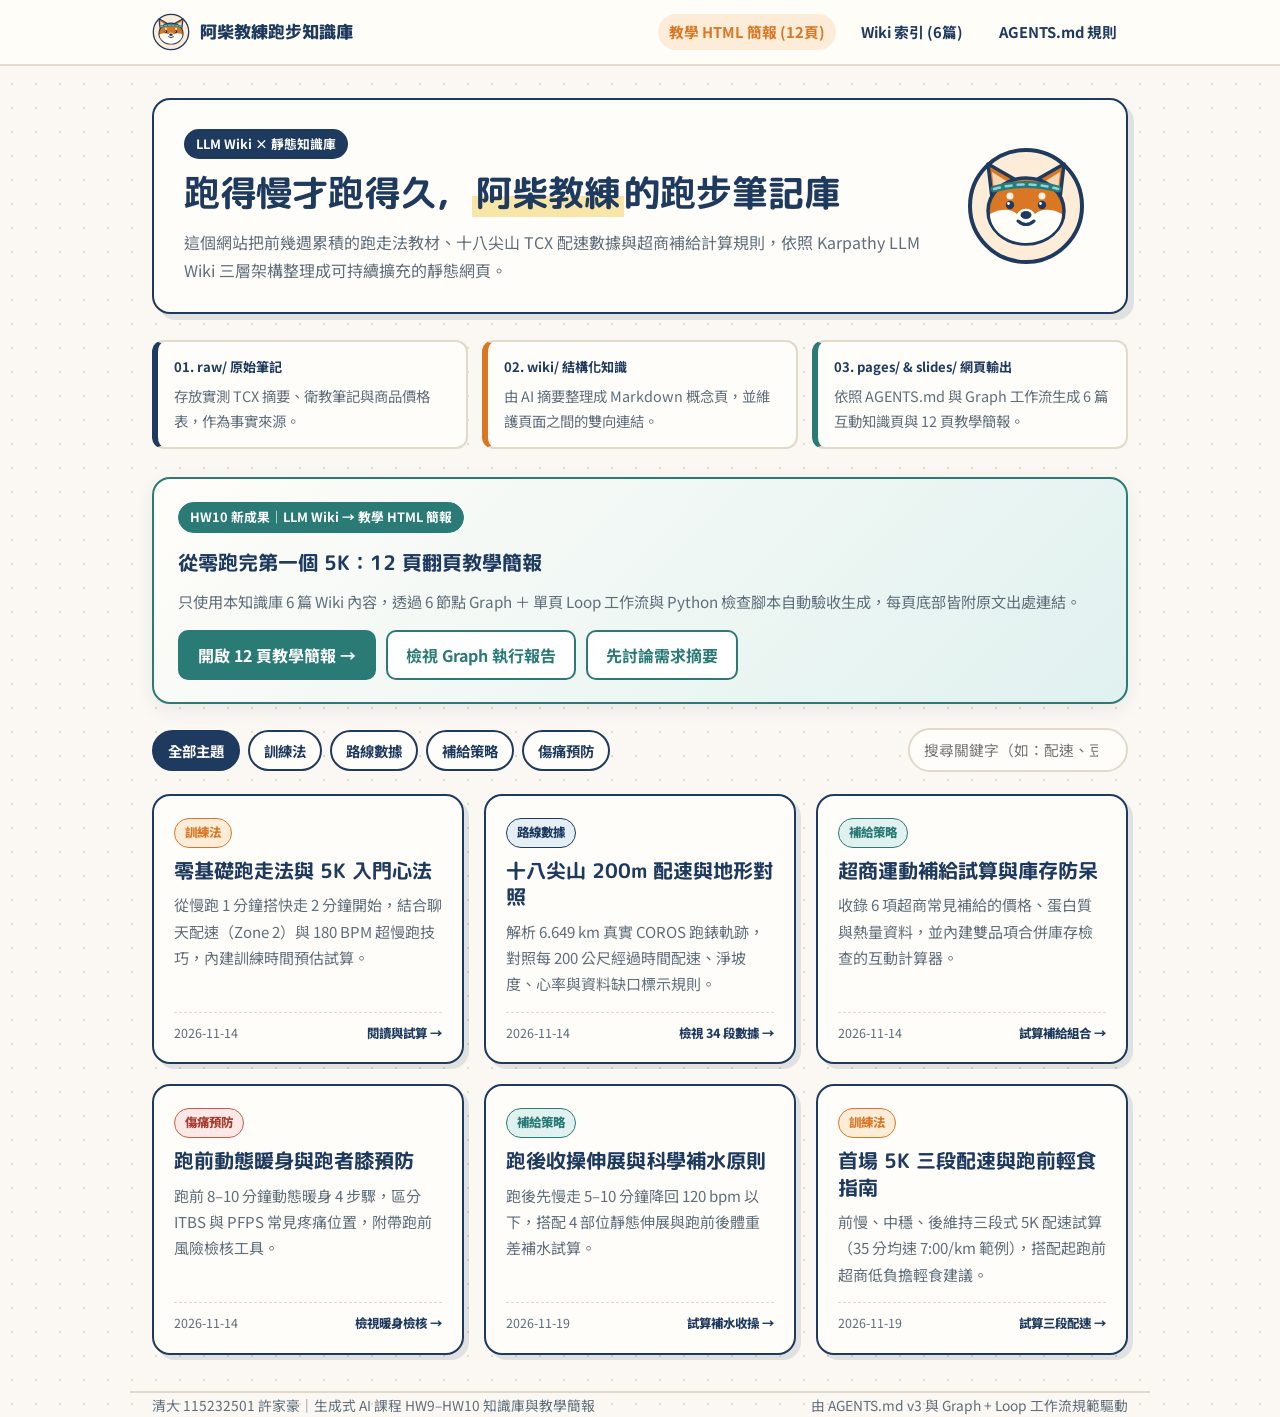
<file: index.html>
<!DOCTYPE html>
<html lang="zh-Hant">
<head>
  <meta charset="utf-8">
  <meta name="viewport" content="width=device-width, initial-scale=1">
  <title>阿柴教練的跑步科學與補給知識庫</title>
  <meta name="description" content="結合 Karpathy LLM Wiki 三層架構與靜態網頁，整理跑走法、十八尖山 TCX 配速與超商運動補給試算筆記。">
  <link rel="preconnect" href="https://fonts.googleapis.com">
  <link rel="preconnect" href="https://fonts.gstatic.com" crossorigin>
  <link href="https://fonts.googleapis.com/css2?family=M+PLUS+Rounded+1c:wght@500;700;800&family=Noto+Sans+TC:wght@400;500;700;900&display=swap" rel="stylesheet">
  <link rel="stylesheet" href="./assets/style.css">
</head>
<body>
  <header class="topbar">
    <div class="wrap topbar-inner">
      <a class="brand-link" href="./index.html">
        <img src="./assets/shiba-logo.svg" alt="阿柴教練">
        <span>阿柴教練跑步知識庫</span>
      </a>
      <nav class="nav-links" aria-label="主導覽">
        <a href="./slides/first-5k-guide/index.html" style="background: var(--shiba-soft); color: var(--shiba-orange);">教學 HTML 簡報 (12頁)</a>
        <a href="./wiki/index.md">Wiki 索引 (6篇)</a>
        <a href="./AGENTS.md">AGENTS.md 規則</a>
      </nav>
    </div>
  </header>

  <main class="wrap">
    <section class="hero">
      <div>
        <span class="hero-badge">LLM Wiki × 靜態知識庫</span>
        <h1>跑得慢才跑得久，<span class="mark">阿柴教練</span>的跑步筆記庫</h1>
        <p>這個網站把前幾週累積的跑走法教材、十八尖山 TCX 配速數據與超商補給計算規則，依照 Karpathy LLM Wiki 三層架構整理成可持續擴充的靜態網頁。</p>
      </div>
      <div class="hero-mascot">
        <img src="./assets/shiba-logo.svg" alt="戴著頭帶的阿柴教練">
      </div>
    </section>

    <section class="arch-strip" aria-label="知識庫三層架構">
      <div class="arch-box layer-raw">
        <div class="layer-label">01. raw/ 原始筆記</div>
        <p>存放實測 TCX 摘要、衛教筆記與商品價格表，作為事實來源。</p>
      </div>
      <div class="arch-box layer-wiki">
        <div class="layer-label">02. wiki/ 結構化知識</div>
        <p>由 AI 摘要整理成 Markdown 概念頁，並維護頁面之間的雙向連結。</p>
      </div>
      <div class="arch-box layer-pages">
        <div class="layer-label">03. pages/ &amp; slides/ 網頁輸出</div>
        <p>依照 AGENTS.md 與 Graph 工作流生成 6 篇互動知識頁與 12 頁教學簡報。</p>
      </div>
    </section>

    <section class="section-card" style="border: 2.5px solid var(--teal); background: linear-gradient(135deg, #FFFDF9 0%, #E0F1EF 100%); margin-bottom: 24px;" aria-label="第十週教學 HTML 簡報">
      <div style="display: flex; flex-wrap: wrap; align-items: center; justify-content: space-between; gap: 16px;">
        <div style="flex: 1 1 420px;">
          <span class="pill" style="background: var(--teal); color: #FFFFFF; border-color: var(--teal); margin-bottom: 8px; display: inline-block;">HW10 新成果｜LLM Wiki → 教學 HTML 簡報</span>
          <h2 style="border-bottom: none; padding-bottom: 0; margin: 4px 0 8px;">從零跑完第一個 5K：12 頁翻頁教學簡報</h2>
          <p style="margin: 0; color: var(--muted); font-size: 0.95rem;">只使用本知識庫 6 篇 Wiki 內容，透過 6 節點 Graph ＋ 單頁 Loop 工作流與 Python 檢查腳本自動驗收生成，每頁底部皆附原文出處連結。</p>
        </div>
        <div style="display: flex; flex-wrap: wrap; gap: 10px;">
          <a class="btn" href="./slides/first-5k-guide/index.html" style="text-decoration: none;">開啟 12 頁教學簡報 →</a>
          <a class="btn secondary" href="./workflows/topic-first-5k-guide/report.md" style="text-decoration: none;">檢視 Graph 執行報告</a>
          <a class="btn secondary" href="./wiki/requirements-interview.md" style="text-decoration: none;">先討論需求摘要</a>
        </div>
      </div>
    </section>

    <section class="toolbar" aria-label="知識庫篩選">
      <div class="filter-group">
        <button class="filter-btn active" data-filter="all" type="button">全部主題</button>
        <button class="filter-btn" data-filter="訓練法" type="button">訓練法</button>
        <button class="filter-btn" data-filter="路線數據" type="button">路線數據</button>
        <button class="filter-btn" data-filter="補給策略" type="button">補給策略</button>
        <button class="filter-btn" data-filter="傷痛預防" type="button">傷痛預防</button>
      </div>
      <input id="wikiSearch" class="search-input" type="search" placeholder="搜尋關鍵字（如：配速、豆漿、膝蓋）" aria-label="搜尋知識卡片">
    </section>

    <section id="wikiCards" class="card-grid" aria-label="知識頁面目錄">
      <!-- WIKI_CARDS_START -->
      <a class="card" data-category="訓練法" href="./pages/run-walk-5k/index.html">
        <span class="card-cat">訓練法</span>
        <h2>零基礎跑走法與 5K 入門心法</h2>
        <p>從慢跑 1 分鐘搭快走 2 分鐘開始，結合聊天配速（Zone 2）與 180 BPM 超慢跑技巧，內建訓練時間預估試算。</p>
        <div class="card-meta">
          <span>2026-11-14</span>
          <span class="card-go">閱讀與試算 →</span>
        </div>
      </a>

      <a class="card" data-category="路線數據" href="./pages/hill-pacing/index.html">
        <span class="card-cat cat-data">路線數據</span>
        <h2>十八尖山 200m 配速與地形對照</h2>
        <p>解析 6.649 km 真實 COROS 跑錶軌跡，對照每 200 公尺經過時間配速、淨坡度、心率與資料缺口標示規則。</p>
        <div class="card-meta">
          <span>2026-11-14</span>
          <span class="card-go">檢視 34 段數據 →</span>
        </div>
      </a>

      <a class="card" data-category="補給策略" href="./pages/cvs-recovery/index.html">
        <span class="card-cat cat-nutrition">補給策略</span>
        <h2>超商運動補給試算與庫存防呆</h2>
        <p>收錄 6 項超商常見補給的價格、蛋白質與熱量資料，並內建雙品項合併庫存檢查的互動計算器。</p>
        <div class="card-meta">
          <span>2026-11-14</span>
          <span class="card-go">試算補給組合 →</span>
        </div>
      </a>

      <a class="card" data-category="傷痛預防" href="./pages/knee-and-warmup/index.html">
        <span class="card-cat" style="background:#FCE8E6;color:#A63A2E;border-color:#C95B48;">傷痛預防</span>
        <h2>跑前動態暖身與跑者膝預防</h2>
        <p>跑前 8–10 分鐘動態暖身 4 步驟，區分 ITBS 與 PFPS 常見疼痛位置，附帶跑前風險檢核工具。</p>
        <div class="card-meta">
          <span>2026-11-14</span>
          <span class="card-go">檢視暖身檢核 →</span>
        </div>
      </a>

      <a class="card" data-category="補給策略" href="./pages/cooldown-and-hydration/index.html">
        <span class="card-cat cat-nutrition">補給策略</span>
        <h2>跑後收操伸展與科學補水原則</h2>
        <p>跑後先慢走 5–10 分鐘降回 120 bpm 以下，搭配 4 部位靜態伸展與跑前後體重差補水試算。</p>
        <div class="card-meta">
          <span>2026-11-19</span>
          <span class="card-go">試算補水收操 →</span>
        </div>
      </a>

      <a class="card" data-category="訓練法" href="./pages/first-5k-pacing/index.html">
        <span class="card-cat">訓練法</span>
        <h2>首場 5K 三段配速與跑前輕食指南</h2>
        <p>前慢、中穩、後維持三段式 5K 配速試算（35 分均速 7:00/km 範例），搭配起跑前超商低負擔輕食建議。</p>
        <div class="card-meta">
          <span>2026-11-19</span>
          <span class="card-go">試算三段配速 →</span>
        </div>
      </a>
      <!-- WIKI_CARDS_END -->
    </section>

    <p id="emptyState" style="display:none; color: var(--muted); text-align:center; padding: 24px 0;">
      找不到符合條件的知識頁，請換個關鍵字或點選「全部主題」。
    </p>
  </main>

  <footer class="wrap">
    <span>清大 115232501 許家豪｜生成式 AI 課程 HW9–HW10 知識庫與教學簡報</span>
    <span>由 AGENTS.md v3 與 Graph + Loop 工作流規範驅動</span>
  </footer>

  <script src="./assets/app.js"></script>
</body>
</html>
</file>
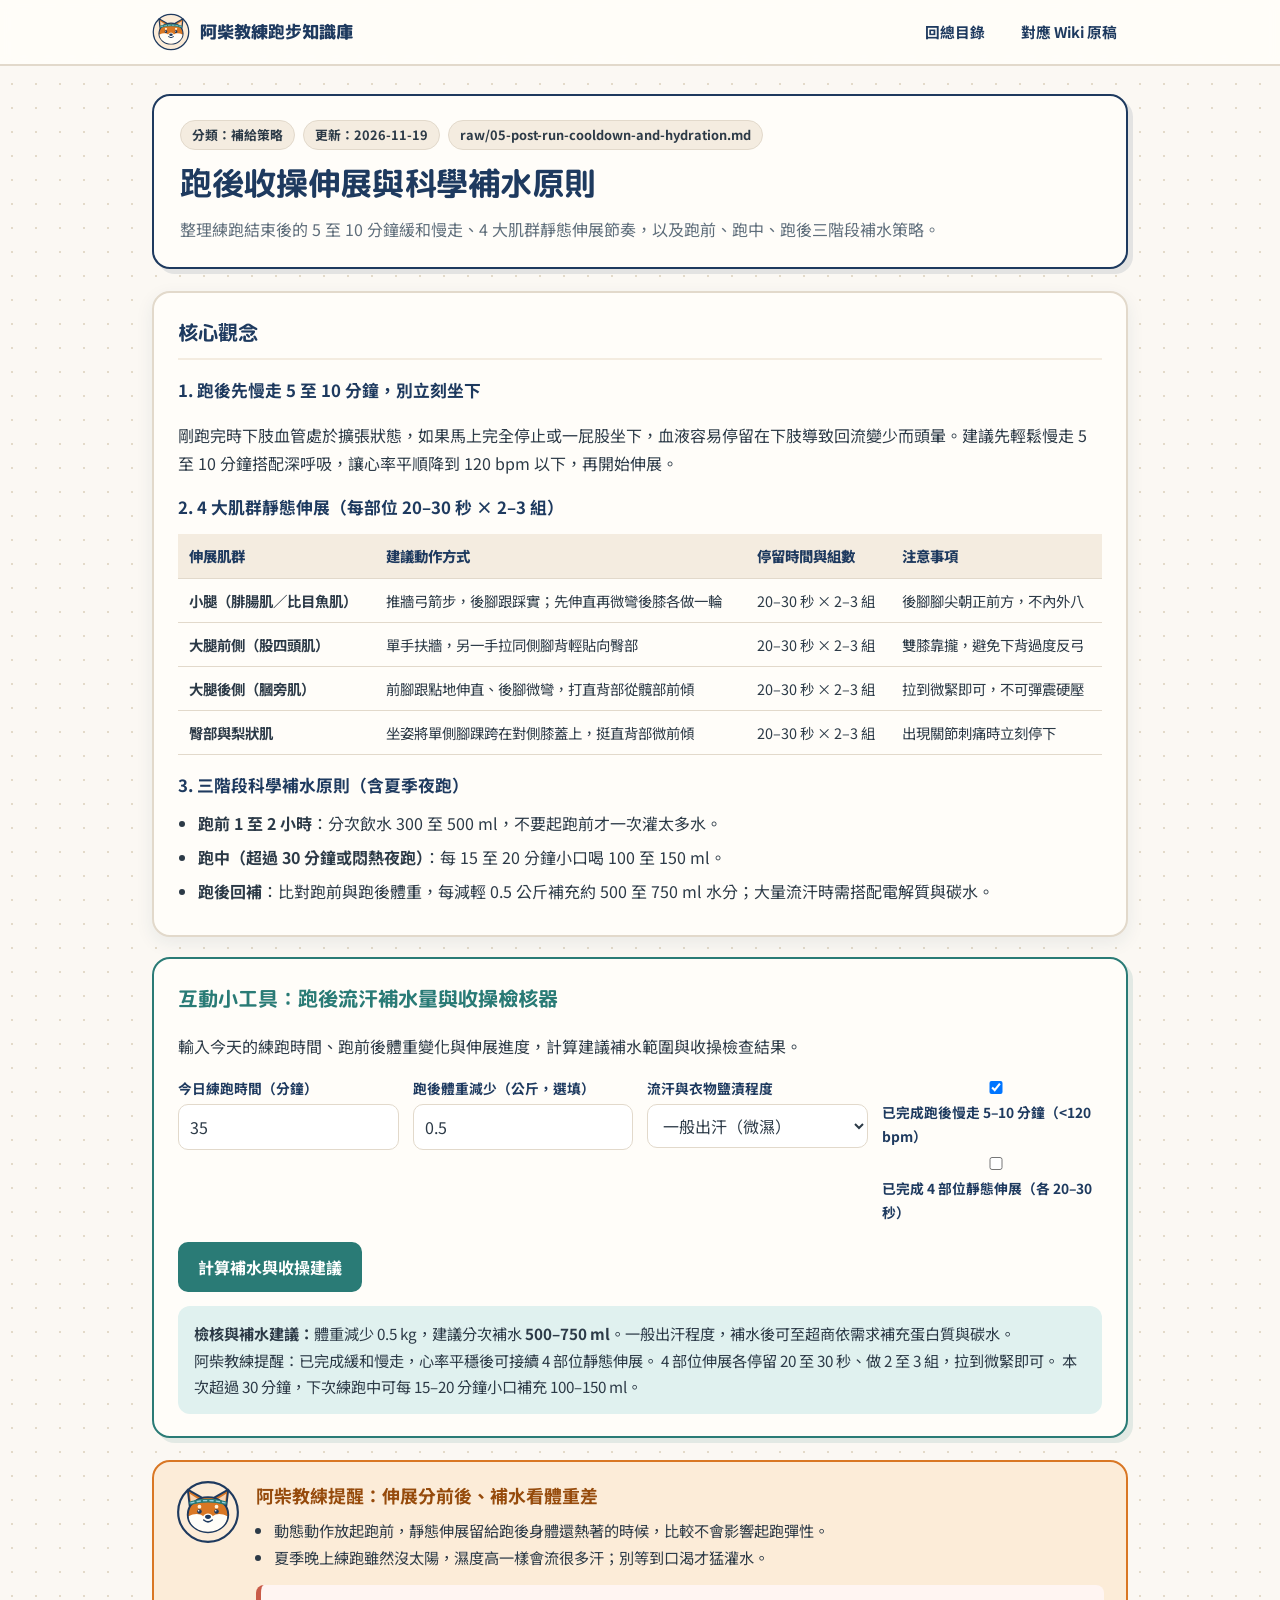
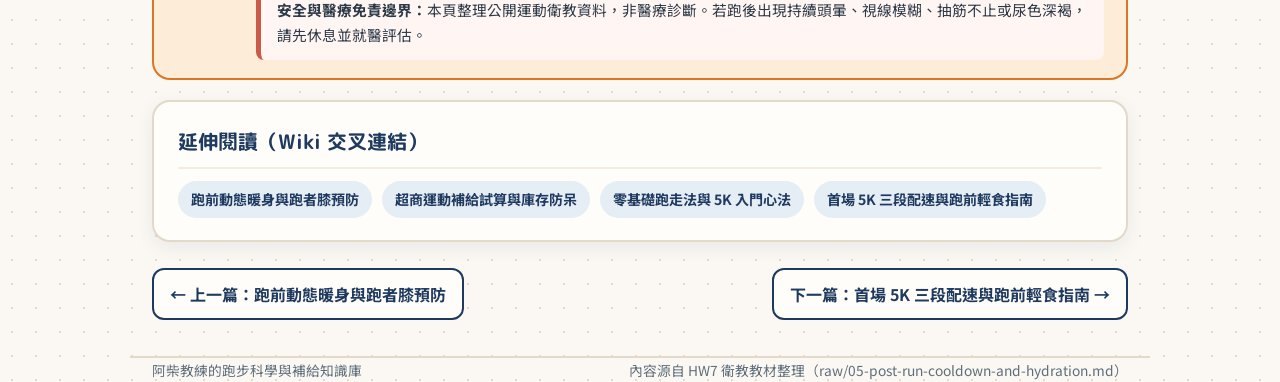
<file: pages/cooldown-and-hydration/index.html>
<!DOCTYPE html>
<html lang="zh-Hant">
<head>
  <meta charset="utf-8">
  <meta name="viewport" content="width=device-width, initial-scale=1">
  <title>跑後收操伸展與科學補水原則｜阿柴教練跑步知識庫</title>
  <link rel="preconnect" href="https://fonts.googleapis.com">
  <link rel="preconnect" href="https://fonts.gstatic.com" crossorigin>
  <link href="https://fonts.googleapis.com/css2?family=M+PLUS+Rounded+1c:wght@500;700;800&family=Noto+Sans+TC:wght@400;500;700;900&display=swap" rel="stylesheet">
  <link rel="stylesheet" href="../../assets/style.css">
</head>
<body>
  <header class="topbar">
    <div class="wrap topbar-inner">
      <a class="brand-link" href="../../index.html">
        <img src="../../assets/shiba-logo.svg" alt="阿柴教練">
        <span>阿柴教練跑步知識庫</span>
      </a>
      <nav class="nav-links" aria-label="主導覽">
        <a href="../../index.html">回總目錄</a>
        <a href="../../wiki/cooldown-and-hydration.md">對應 Wiki 原稿</a>
      </nav>
    </div>
  </header>

  <main class="wrap">
    <section class="article-head">
      <div class="meta-pills">
        <span class="pill">分類：補給策略</span>
        <span class="pill">更新：2026-11-19</span>
        <span class="pill mono">raw/05-post-run-cooldown-and-hydration.md</span>
      </div>
      <h1>跑後收操伸展與科學補水原則</h1>
      <p class="lead">整理練跑結束後的 5 至 10 分鐘緩和慢走、4 大肌群靜態伸展節奏，以及跑前、跑中、跑後三階段補水策略。</p>
    </section>

    <section class="section-card">
      <h2>核心觀念</h2>
      <h3>1. 跑後先慢走 5 至 10 分鐘，別立刻坐下</h3>
      <p>剛跑完時下肢血管處於擴張狀態，如果馬上完全停止或一屁股坐下，血液容易停留在下肢導致回流變少而頭暈。建議先輕鬆慢走 5 至 10 分鐘搭配深呼吸，讓心率平順降到 120 bpm 以下，再開始伸展。</p>

      <h3>2. 4 大肌群靜態伸展（每部位 20–30 秒 × 2–3 組）</h3>
      <div class="table-wrap">
        <table>
          <thead>
            <tr>
              <th>伸展肌群</th>
              <th>建議動作方式</th>
              <th>停留時間與組數</th>
              <th>注意事項</th>
            </tr>
          </thead>
          <tbody>
            <tr>
              <td><strong>小腿（腓腸肌／比目魚肌）</strong></td>
              <td>推牆弓箭步，後腳跟踩實；先伸直再微彎後膝各做一輪</td>
              <td>20–30 秒 × 2–3 組</td>
              <td>後腳腳尖朝正前方，不內外八</td>
            </tr>
            <tr>
              <td><strong>大腿前側（股四頭肌）</strong></td>
              <td>單手扶牆，另一手拉同側腳背輕貼向臀部</td>
              <td>20–30 秒 × 2–3 組</td>
              <td>雙膝靠攏，避免下背過度反弓</td>
            </tr>
            <tr>
              <td><strong>大腿後側（膕旁肌）</strong></td>
              <td>前腳跟點地伸直、後腳微彎，打直背部從髖部前傾</td>
              <td>20–30 秒 × 2–3 組</td>
              <td>拉到微緊即可，不可彈震硬壓</td>
            </tr>
            <tr>
              <td><strong>臀部與梨狀肌</strong></td>
              <td>坐姿將單側腳踝跨在對側膝蓋上，挺直背部微前傾</td>
              <td>20–30 秒 × 2–3 組</td>
              <td>出現關節刺痛時立刻停下</td>
            </tr>
          </tbody>
        </table>
      </div>

      <h3>3. 三階段科學補水原則（含夏季夜跑）</h3>
      <ul>
        <li><strong>跑前 1 至 2 小時</strong>：分次飲水 300 至 500 ml，不要起跑前才一次灌太多水。</li>
        <li><strong>跑中（超過 30 分鐘或悶熱夜跑）</strong>：每 15 至 20 分鐘小口喝 100 至 150 ml。</li>
        <li><strong>跑後回補</strong>：比對跑前與跑後體重，每減輕 0.5 公斤補充約 500 至 750 ml 水分；大量流汗時需搭配電解質與碳水。</li>
      </ul>
    </section>

    <section class="tool-card">
      <h2>互動小工具：跑後流汗補水量與收操檢核器</h2>
      <p>輸入今天的練跑時間、跑前後體重變化與伸展進度，計算建議補水範圍與收操檢查結果。</p>
      <div class="tool-grid">
        <div class="field">
          <label for="runDuration">今日練跑時間（分鐘）</label>
          <input id="runDuration" type="number" min="10" max="180" value="35">
        </div>
        <div class="field">
          <label for="weightLoss">跑後體重減少（公斤，選填）</label>
          <input id="weightLoss" type="number" min="0" max="3" step="0.1" value="0.5">
        </div>
        <div class="field">
          <label for="sweatLevel">流汗與衣物鹽漬程度</label>
          <select id="sweatLevel">
            <option value="normal">一般出汗（微濕）</option>
            <option value="heavy">大量流汗／悶熱夜跑／出現鹽漬</option>
          </select>
        </div>
        <div class="field">
          <label><input type="checkbox" id="walkDone" checked> 已完成跑後慢走 5–10 分鐘（&lt;120 bpm）</label>
          <label><input type="checkbox" id="stretchDone"> 已完成 4 部位靜態伸展（各 20–30 秒）</label>
        </div>
      </div>
      <button class="btn" id="calcHydrateBtn" type="button">計算補水與收操建議</button>
      <div class="result-panel" id="hydrateResult" aria-live="polite"></div>
    </section>

    <section class="coach-box">
      <img src="../../assets/shiba-logo.svg" alt="阿柴教練頭像">
      <div>
        <h2>阿柴教練提醒：伸展分前後、補水看體重差</h2>
        <ul>
          <li>動態動作放起跑前，靜態伸展留給跑後身體還熱著的時候，比較不會影響起跑彈性。</li>
          <li>夏季晚上練跑雖然沒太陽，濕度高一樣會流很多汗；別等到口渴才猛灌水。</li>
        </ul>
        <div class="warn-box">
          <strong>安全與醫療免責邊界：</strong>本頁整理公開運動衛教資料，非醫療診斷。若跑後出現持續頭暈、視線模糊、抽筋不止或尿色深褐，請先休息並就醫評估。
        </div>
      </div>
    </section>

    <section class="section-card">
      <h2>延伸閱讀（Wiki 交叉連結）</h2>
      <div class="cross-links">
        <a class="cross-chip" href="../knee-and-warmup/index.html">跑前動態暖身與跑者膝預防</a>
        <a class="cross-chip" href="../cvs-recovery/index.html">超商運動補給試算與庫存防呆</a>
        <a class="cross-chip" href="../run-walk-5k/index.html">零基礎跑走法與 5K 入門心法</a>
        <a class="cross-chip" href="../first-5k-pacing/index.html">首場 5K 三段配速與跑前輕食指南</a>
      </div>
    </section>

    <nav class="pager" aria-label="頁面導覽">
      <!-- PREV_LINK_START --><a href="../knee-and-warmup/index.html">← 上一篇：跑前動態暖身與跑者膝預防</a><!-- PREV_LINK_END -->
      <!-- NEXT_LINK_START --><a href="../first-5k-pacing/index.html">下一篇：首場 5K 三段配速與跑前輕食指南 →</a><!-- NEXT_LINK_END -->
    </nav>
  </main>

  <footer class="wrap">
    <span>阿柴教練的跑步科學與補給知識庫</span>
    <span>內容源自 HW7 衛教教材整理（raw/05-post-run-cooldown-and-hydration.md）</span>
  </footer>

  <script>
    (function () {
      const btn = document.getElementById("calcHydrateBtn");
      const out = document.getElementById("hydrateResult");

      function updateHydration() {
        const mins = parseFloat(document.getElementById("runDuration").value) || 0;
        const loss = parseFloat(document.getElementById("weightLoss").value) || 0;
        const sweat = document.getElementById("sweatLevel").value;
        const walked = document.getElementById("walkDone").checked;
        const stretched = document.getElementById("stretchDone").checked;

        if (mins < 5 || loss < 0) {
          out.className = "result-panel error";
          out.textContent = "請輸入正確的練跑時間與體重差數值。";
          return;
        }

        const minWater = Math.round((loss / 0.5) * 500);
        const maxWater = Math.round((loss / 0.5) * 750);
        const tips = [];

        if (!walked) {
          tips.push("請先慢走 5 至 10 分鐘讓心率降回 120 bpm 以下，再開始伸展。");
        } else {
          tips.push("已完成緩和慢走，心率平穩後可接續 4 部位靜態伸展。");
        }

        if (!stretched) {
          tips.push("4 部位伸展各停留 20 至 30 秒、做 2 至 3 組，拉到微緊即可。");
        }

        if (mins > 30) {
          tips.push("本次超過 30 分鐘，下次練跑中可每 15–20 分鐘小口補充 100–150 ml。");
        }

        const waterText = loss > 0
          ? "體重減少 " + loss.toFixed(1) + " kg，建議分次補水 <strong>" + minWater + "–" + maxWater + " ml</strong>。"
          : "未填寫體重差，可採少量多次飲水並觀察尿液顏色。";

        const elecText = sweat === "heavy"
          ? "出汗量較大，建議搭配電解質飲品與碳水（勿單灌大量純水）。"
          : "一般出汗程度，補水後可至超商依需求補充蛋白質與碳水。";

        out.className = "result-panel";
        out.innerHTML =
          "<strong>檢核與補水建議：</strong>" + waterText + elecText + "<br>" +
          "阿柴教練提醒：" + tips.join(" ");
      }

      btn.addEventListener("click", updateHydration);
      document.getElementById("walkDone").addEventListener("change", updateHydration);
      document.getElementById("stretchDone").addEventListener("change", updateHydration);
      document.getElementById("sweatLevel").addEventListener("change", updateHydration);
      updateHydration();
    })();
  </script>
</body>
</html>
</file>
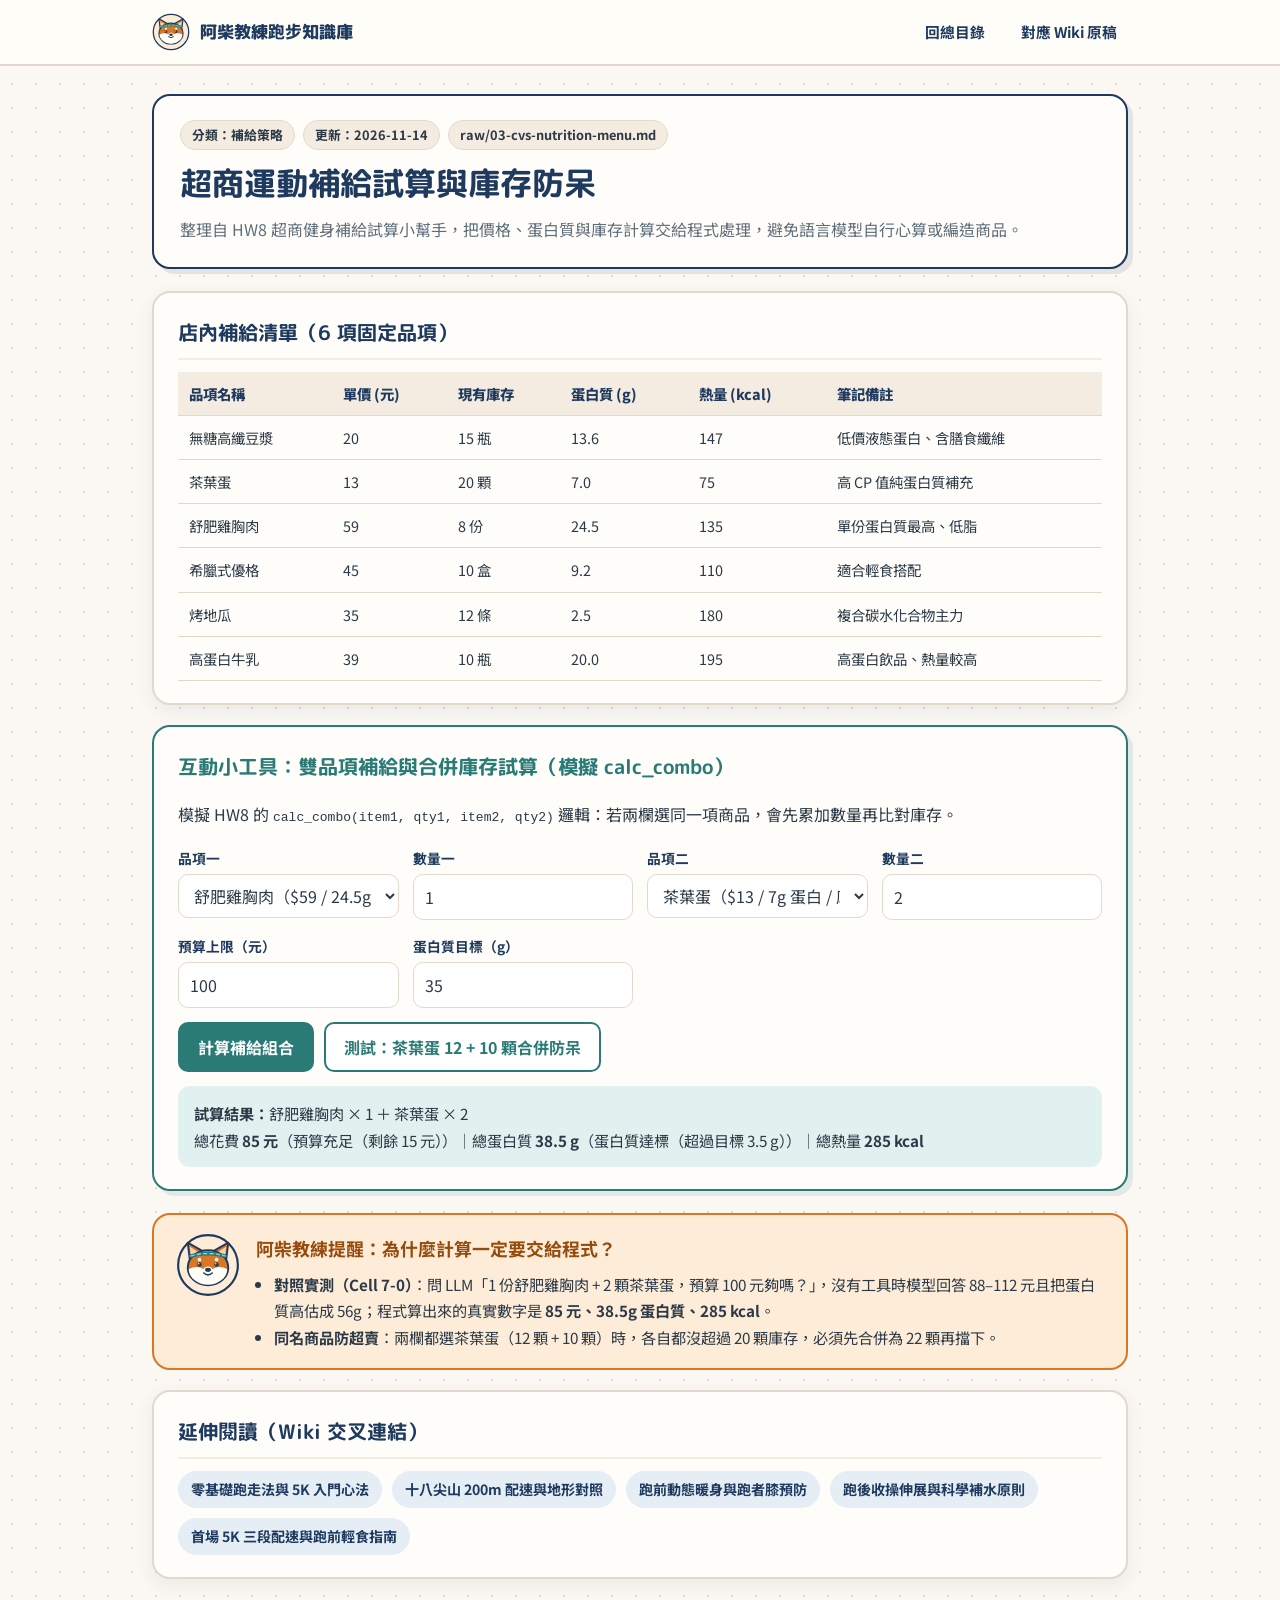
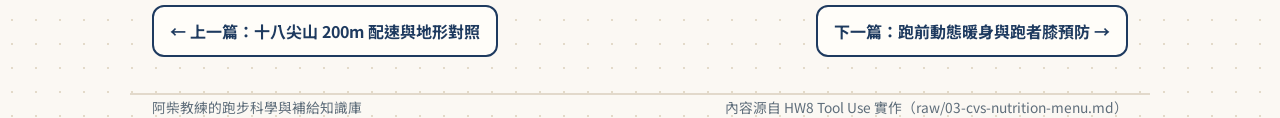
<file: pages/cvs-recovery/index.html>
<!DOCTYPE html>
<html lang="zh-Hant">
<head>
  <meta charset="utf-8">
  <meta name="viewport" content="width=device-width, initial-scale=1">
  <title>超商運動補給試算與庫存防呆｜阿柴教練跑步知識庫</title>
  <link rel="preconnect" href="https://fonts.googleapis.com">
  <link rel="preconnect" href="https://fonts.gstatic.com" crossorigin>
  <link href="https://fonts.googleapis.com/css2?family=M+PLUS+Rounded+1c:wght@500;700;800&family=Noto+Sans+TC:wght@400;500;700;900&display=swap" rel="stylesheet">
  <link rel="stylesheet" href="../../assets/style.css">
</head>
<body>
  <header class="topbar">
    <div class="wrap topbar-inner">
      <a class="brand-link" href="../../index.html">
        <img src="../../assets/shiba-logo.svg" alt="阿柴教練">
        <span>阿柴教練跑步知識庫</span>
      </a>
      <nav class="nav-links" aria-label="主導覽">
        <a href="../../index.html">回總目錄</a>
        <a href="../../wiki/cvs-recovery.md">對應 Wiki 原稿</a>
      </nav>
    </div>
  </header>

  <main class="wrap">
    <section class="article-head">
      <div class="meta-pills">
        <span class="pill">分類：補給策略</span>
        <span class="pill">更新：2026-11-14</span>
        <span class="pill mono">raw/03-cvs-nutrition-menu.md</span>
      </div>
      <h1>超商運動補給試算與庫存防呆</h1>
      <p class="lead">整理自 HW8 超商健身補給試算小幫手，把價格、蛋白質與庫存計算交給程式處理，避免語言模型自行心算或編造商品。</p>
    </section>

    <section class="section-card">
      <h2>店內補給清單（6 項固定品項）</h2>
      <div class="table-wrap">
        <table>
          <thead>
            <tr>
              <th>品項名稱</th>
              <th>單價 (元)</th>
              <th>現有庫存</th>
              <th>蛋白質 (g)</th>
              <th>熱量 (kcal)</th>
              <th>筆記備註</th>
            </tr>
          </thead>
          <tbody>
            <tr><td>無糖高纖豆漿</td><td>20</td><td>15 瓶</td><td>13.6</td><td>147</td><td>低價液態蛋白、含膳食纖維</td></tr>
            <tr><td>茶葉蛋</td><td>13</td><td>20 顆</td><td>7.0</td><td>75</td><td>高 CP 值純蛋白質補充</td></tr>
            <tr><td>舒肥雞胸肉</td><td>59</td><td>8 份</td><td>24.5</td><td>135</td><td>單份蛋白質最高、低脂</td></tr>
            <tr><td>希臘式優格</td><td>45</td><td>10 盒</td><td>9.2</td><td>110</td><td>適合輕食搭配</td></tr>
            <tr><td>烤地瓜</td><td>35</td><td>12 條</td><td>2.5</td><td>180</td><td>複合碳水化合物主力</td></tr>
            <tr><td>高蛋白牛乳</td><td>39</td><td>10 瓶</td><td>20.0</td><td>195</td><td>高蛋白飲品、熱量較高</td></tr>
          </tbody>
        </table>
      </div>
    </section>

    <section class="tool-card">
      <h2>互動小工具：雙品項補給與合併庫存試算（模擬 calc_combo）</h2>
      <p>模擬 HW8 的 <code>calc_combo(item1, qty1, item2, qty2)</code> 邏輯：若兩欄選同一項商品，會先累加數量再比對庫存。</p>
      <div class="tool-grid">
        <div class="field">
          <label for="item1">品項一</label>
          <select id="item1"></select>
        </div>
        <div class="field">
          <label for="qty1">數量一</label>
          <input id="qty1" type="number" min="1" max="50" value="1">
        </div>
        <div class="field">
          <label for="item2">品項二</label>
          <select id="item2"></select>
        </div>
        <div class="field">
          <label for="qty2">數量二</label>
          <input id="qty2" type="number" min="1" max="50" value="2">
        </div>
        <div class="field">
          <label for="budget">預算上限（元）</label>
          <input id="budget" type="number" min="1" value="100">
        </div>
        <div class="field">
          <label for="proteinGoal">蛋白質目標（g）</label>
          <input id="proteinGoal" type="number" min="1" value="35">
        </div>
      </div>
      <div style="display:flex; gap:10px; flex-wrap:wrap;">
        <button class="btn" id="calcComboBtn" type="button">計算補給組合</button>
        <button class="btn secondary" id="demoBugBtn" type="button">測試：茶葉蛋 12 + 10 顆合併防呆</button>
      </div>
      <div class="result-panel" id="comboResult" aria-live="polite"></div>
    </section>

    <section class="coach-box">
      <img src="../../assets/shiba-logo.svg" alt="阿柴教練頭像">
      <div>
        <h2>阿柴教練提醒：為什麼計算一定要交給程式？</h2>
        <ul>
          <li><strong>對照實測（Cell 7-0）</strong>：問 LLM「1 份舒肥雞胸肉 + 2 顆茶葉蛋，預算 100 元夠嗎？」，沒有工具時模型回答 88–112 元且把蛋白質高估成 56g；程式算出來的真實數字是 <strong>85 元、38.5g 蛋白質、285 kcal</strong>。</li>
          <li><strong>同名商品防超賣</strong>：兩欄都選茶葉蛋（12 顆 + 10 顆）時，各自都沒超過 20 顆庫存，必須先合併為 22 顆再擋下。</li>
        </ul>
      </div>
    </section>

    <section class="section-card">
      <h2>延伸閱讀（Wiki 交叉連結）</h2>
      <div class="cross-links">
        <a class="cross-chip" href="../run-walk-5k/index.html">零基礎跑走法與 5K 入門心法</a>
        <a class="cross-chip" href="../hill-pacing/index.html">十八尖山 200m 配速與地形對照</a>
        <a class="cross-chip" href="../knee-and-warmup/index.html">跑前動態暖身與跑者膝預防</a>
        <a class="cross-chip" href="../cooldown-and-hydration/index.html">跑後收操伸展與科學補水原則</a>
        <a class="cross-chip" href="../first-5k-pacing/index.html">首場 5K 三段配速與跑前輕食指南</a>
      </div>
    </section>

    <nav class="pager" aria-label="頁面導覽">
      <!-- PREV_LINK_START --><a href="../hill-pacing/index.html">← 上一篇：十八尖山 200m 配速與地形對照</a><!-- PREV_LINK_END -->
      <!-- NEXT_LINK_START --><a href="../knee-and-warmup/index.html">下一篇：跑前動態暖身與跑者膝預防 →</a><!-- NEXT_LINK_END -->
    </nav>
  </main>

  <footer class="wrap">
    <span>阿柴教練的跑步科學與補給知識庫</span>
    <span>內容源自 HW8 Tool Use 實作（raw/03-cvs-nutrition-menu.md）</span>
  </footer>

  <script>
    (function () {
      const menu = {
        "無糖高纖豆漿": { price: 20, stock: 15, protein: 13.6, calories: 147 },
        "茶葉蛋": { price: 13, stock: 20, protein: 7.0, calories: 75 },
        "舒肥雞胸肉": { price: 59, stock: 8, protein: 24.5, calories: 135 },
        "希臘式優格": { price: 45, stock: 10, protein: 9.2, calories: 110 },
        "烤地瓜": { price: 35, stock: 12, protein: 2.5, calories: 180 },
        "高蛋白牛乳": { price: 39, stock: 10, protein: 20.0, calories: 195 }
      };

      const s1 = document.getElementById("item1");
      const s2 = document.getElementById("item2");
      const q1Input = document.getElementById("qty1");
      const q2Input = document.getElementById("qty2");
      const budgetInput = document.getElementById("budget");
      const proteinInput = document.getElementById("proteinGoal");
      const out = document.getElementById("comboResult");

      Object.keys(menu).forEach((name) => {
        const o1 = document.createElement("option");
        o1.value = name;
        o1.textContent = name + "（$" + menu[name].price + " / " + menu[name].protein + "g 蛋白 / 庫存 " + menu[name].stock + "）";
        s1.appendChild(o1);
        s2.appendChild(o1.cloneNode(true));
      });

      s1.value = "舒肥雞胸肉";
      s2.value = "茶葉蛋";

      function calculateCombo() {
        const i1 = s1.value;
        const i2 = s2.value;
        const q1 = Number(q1Input.value);
        const q2 = Number(q2Input.value);
        const budget = Number(budgetInput.value);
        const goal = Number(proteinInput.value);

        if (!Number.isInteger(q1) || q1 <= 0 || !Number.isInteger(q2) || q2 <= 0) {
          out.className = "result-panel error";
          out.textContent = "購買數量必須是正整數。";
          return;
        }

        const requested = {};
        requested[i1] = (requested[i1] || 0) + q1;
        requested[i2] = (requested[i2] || 0) + q2;

        for (const [name, totalQ] of Object.entries(requested)) {
          if (totalQ > menu[name].stock) {
            out.className = "result-panel error";
            out.innerHTML =
              "<strong>庫存檢查擋下：</strong>『" + name + "』合併需求共 <strong>" + totalQ + " 份</strong>，" +
              "超過店內庫存（目前只有 " + menu[name].stock + " 份）。";
            return;
          }
        }

        const d1 = menu[i1];
        const d2 = menu[i2];
        const totalPrice = d1.price * q1 + d2.price * q2;
        const totalProtein = Math.round((d1.protein * q1 + d2.protein * q2) * 10) / 10;
        const totalCalories = d1.calories * q1 + d2.calories * q2;

        const budgetMsg = totalPrice <= budget
          ? "預算充足（剩餘 " + (budget - totalPrice) + " 元）"
          : "超出預算 " + (totalPrice - budget) + " 元";
        const proteinMsg = totalProtein >= goal
          ? "蛋白質達標（超過目標 " + Math.round((totalProtein - goal) * 10) / 10 + " g）"
          : "距離目標還差 " + Math.round((goal - totalProtein) * 10) / 10 + " g";

        out.className = "result-panel";
        out.innerHTML =
          "<strong>試算結果：</strong>" + i1 + " × " + q1 + " ＋ " + i2 + " × " + q2 + "<br>" +
          "總花費 <strong>" + totalPrice + " 元</strong>（" + budgetMsg + "）｜" +
          "總蛋白質 <strong>" + totalProtein.toFixed(1) + " g</strong>（" + proteinMsg + "）｜" +
          "總熱量 <strong>" + totalCalories + " kcal</strong>";
      }

      document.getElementById("calcComboBtn").addEventListener("click", calculateCombo);
      document.getElementById("demoBugBtn").addEventListener("click", () => {
        s1.value = "茶葉蛋";
        q1Input.value = 12;
        s2.value = "茶葉蛋";
        q2Input.value = 10;
        calculateCombo();
      });

      calculateCombo();
    })();
  </script>
</body>
</html>
</file>
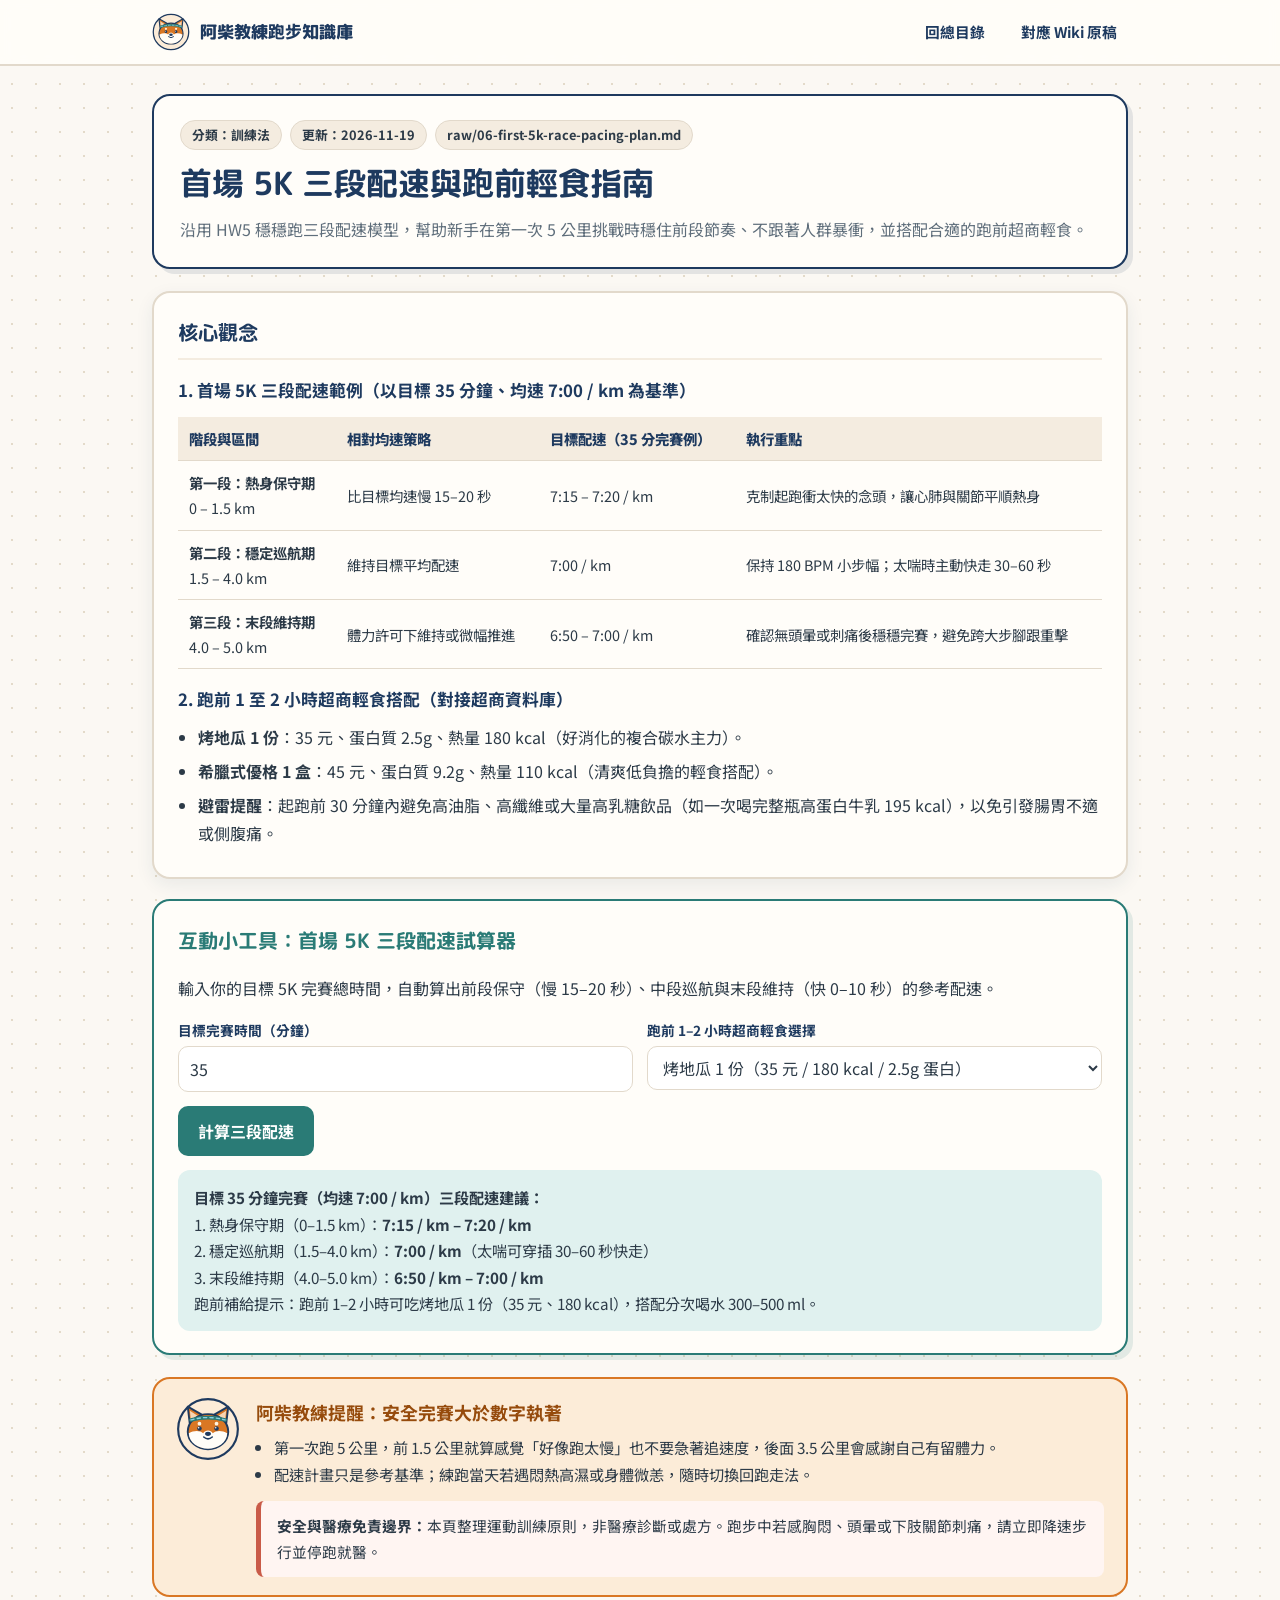
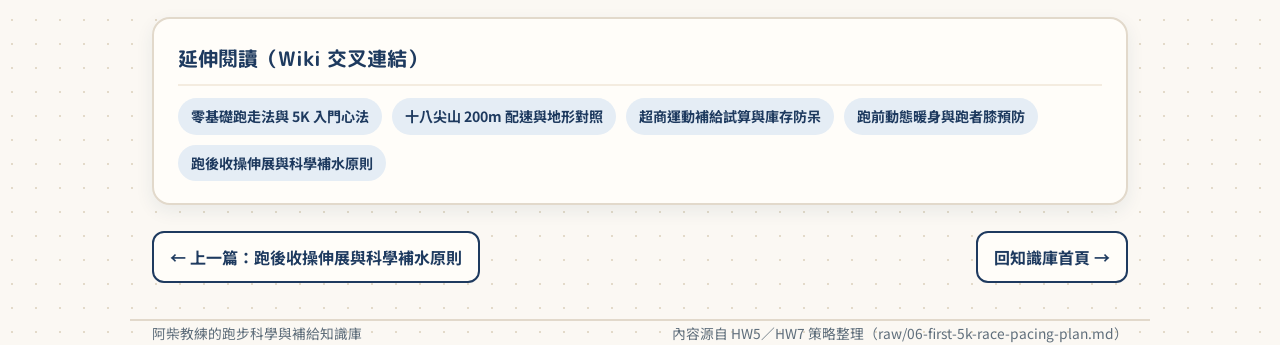
<file: pages/first-5k-pacing/index.html>
<!DOCTYPE html>
<html lang="zh-Hant">
<head>
  <meta charset="utf-8">
  <meta name="viewport" content="width=device-width, initial-scale=1">
  <title>首場 5K 三段配速與跑前輕食指南｜阿柴教練跑步知識庫</title>
  <link rel="preconnect" href="https://fonts.googleapis.com">
  <link rel="preconnect" href="https://fonts.gstatic.com" crossorigin>
  <link href="https://fonts.googleapis.com/css2?family=M+PLUS+Rounded+1c:wght@500;700;800&family=Noto+Sans+TC:wght@400;500;700;900&display=swap" rel="stylesheet">
  <link rel="stylesheet" href="../../assets/style.css">
</head>
<body>
  <header class="topbar">
    <div class="wrap topbar-inner">
      <a class="brand-link" href="../../index.html">
        <img src="../../assets/shiba-logo.svg" alt="阿柴教練">
        <span>阿柴教練跑步知識庫</span>
      </a>
      <nav class="nav-links" aria-label="主導覽">
        <a href="../../index.html">回總目錄</a>
        <a href="../../wiki/first-5k-pacing.md">對應 Wiki 原稿</a>
      </nav>
    </div>
  </header>

  <main class="wrap">
    <section class="article-head">
      <div class="meta-pills">
        <span class="pill">分類：訓練法</span>
        <span class="pill">更新：2026-11-19</span>
        <span class="pill mono">raw/06-first-5k-race-pacing-plan.md</span>
      </div>
      <h1>首場 5K 三段配速與跑前輕食指南</h1>
      <p class="lead">沿用 HW5 穩穩跑三段配速模型，幫助新手在第一次 5 公里挑戰時穩住前段節奏、不跟著人群暴衝，並搭配合適的跑前超商輕食。</p>
    </section>

    <section class="section-card">
      <h2>核心觀念</h2>
      <h3>1. 首場 5K 三段配速範例（以目標 35 分鐘、均速 7:00 / km 為基準）</h3>
      <div class="table-wrap">
        <table>
          <thead>
            <tr>
              <th>階段與區間</th>
              <th>相對均速策略</th>
              <th>目標配速（35 分完賽例）</th>
              <th>執行重點</th>
            </tr>
          </thead>
          <tbody>
            <tr>
              <td><strong>第一段：熱身保守期</strong><br>0 – 1.5 km</td>
              <td>比目標均速慢 15–20 秒</td>
              <td>7:15 – 7:20 / km</td>
              <td>克制起跑衝太快的念頭，讓心肺與關節平順熱身</td>
            </tr>
            <tr>
              <td><strong>第二段：穩定巡航期</strong><br>1.5 – 4.0 km</td>
              <td>維持目標平均配速</td>
              <td>7:00 / km</td>
              <td>保持 180 BPM 小步幅；太喘時主動快走 30–60 秒</td>
            </tr>
            <tr>
              <td><strong>第三段：末段維持期</strong><br>4.0 – 5.0 km</td>
              <td>體力許可下維持或微幅推進</td>
              <td>6:50 – 7:00 / km</td>
              <td>確認無頭暈或刺痛後穩穩完賽，避免跨大步腳跟重擊</td>
            </tr>
          </tbody>
        </table>
      </div>

      <h3>2. 跑前 1 至 2 小時超商輕食搭配（對接超商資料庫）</h3>
      <ul>
        <li><strong>烤地瓜 1 份</strong>：35 元、蛋白質 2.5g、熱量 180 kcal（好消化的複合碳水主力）。</li>
        <li><strong>希臘式優格 1 盒</strong>：45 元、蛋白質 9.2g、熱量 110 kcal（清爽低負擔的輕食搭配）。</li>
        <li><strong>避雷提醒</strong>：起跑前 30 分鐘內避免高油脂、高纖維或大量高乳糖飲品（如一次喝完整瓶高蛋白牛乳 195 kcal），以免引發腸胃不適或側腹痛。</li>
      </ul>
    </section>

    <section class="tool-card">
      <h2>互動小工具：首場 5K 三段配速試算器</h2>
      <p>輸入你的目標 5K 完賽總時間，自動算出前段保守（慢 15–20 秒）、中段巡航與末段維持（快 0–10 秒）的參考配速。</p>
      <div class="tool-grid">
        <div class="field">
          <label for="target5kMin">目標完賽時間（分鐘）</label>
          <input id="target5kMin" type="number" min="20" max="60" step="1" value="35">
        </div>
        <div class="field">
          <label for="preSnack">跑前 1–2 小時超商輕食選擇</label>
          <select id="preSnack">
            <option value="sweetpotato">烤地瓜 1 份（35 元 / 180 kcal / 2.5g 蛋白）</option>
            <option value="yogurt">希臘式優格 1 盒（45 元 / 110 kcal / 9.2g 蛋白）</option>
            <option value="water">僅喝常溫水 300–500 ml（視個人消化習慣）</option>
          </select>
        </div>
      </div>
      <button class="btn" id="calc5kBtn" type="button">計算三段配速</button>
      <div class="result-panel" id="pace5kResult" aria-live="polite"></div>
    </section>

    <section class="coach-box">
      <img src="../../assets/shiba-logo.svg" alt="阿柴教練頭像">
      <div>
        <h2>阿柴教練提醒：安全完賽大於數字執著</h2>
        <ul>
          <li>第一次跑 5 公里，前 1.5 公里就算感覺「好像跑太慢」也不要急著追速度，後面 3.5 公里會感謝自己有留體力。</li>
          <li>配速計畫只是參考基準；練跑當天若遇悶熱高濕或身體微恙，隨時切換回跑走法。</li>
        </ul>
        <div class="warn-box">
          <strong>安全與醫療免責邊界：</strong>本頁整理運動訓練原則，非醫療診斷或處方。跑步中若感胸悶、頭暈或下肢關節刺痛，請立即降速步行並停跑就醫。
        </div>
      </div>
    </section>

    <section class="section-card">
      <h2>延伸閱讀（Wiki 交叉連結）</h2>
      <div class="cross-links">
        <a class="cross-chip" href="../run-walk-5k/index.html">零基礎跑走法與 5K 入門心法</a>
        <a class="cross-chip" href="../hill-pacing/index.html">十八尖山 200m 配速與地形對照</a>
        <a class="cross-chip" href="../cvs-recovery/index.html">超商運動補給試算與庫存防呆</a>
        <a class="cross-chip" href="../knee-and-warmup/index.html">跑前動態暖身與跑者膝預防</a>
        <a class="cross-chip" href="../cooldown-and-hydration/index.html">跑後收操伸展與科學補水原則</a>
      </div>
    </section>

    <nav class="pager" aria-label="頁面導覽">
      <!-- PREV_LINK_START --><a href="../cooldown-and-hydration/index.html">← 上一篇：跑後收操伸展與科學補水原則</a><!-- PREV_LINK_END -->
      <!-- NEXT_LINK_START --><a href="../../index.html">回知識庫首頁 →</a><!-- NEXT_LINK_END -->
    </nav>
  </main>

  <footer class="wrap">
    <span>阿柴教練的跑步科學與補給知識庫</span>
    <span>內容源自 HW5／HW7 策略整理（raw/06-first-5k-race-pacing-plan.md）</span>
  </footer>

  <script>
    (function () {
      const btn = document.getElementById("calc5kBtn");
      const out = document.getElementById("pace5kResult");

      function fmtPace(secPerKm) {
        const s = Math.max(180, Math.round(secPerKm));
        const m = Math.floor(s / 60);
        const r = s % 60;
        return m + ":" + (r < 10 ? "0" + r : r) + " / km";
      }

      function calculatePlan() {
        const mins = parseFloat(document.getElementById("target5kMin").value);
        const snack = document.getElementById("preSnack").value;

        if (!(mins >= 20 && mins <= 60)) {
          out.className = "result-panel error";
          out.textContent = "請輸入 20 到 60 分鐘之間的目標完賽時間。";
          return;
        }

        const avgSec = (mins * 60) / 5;
        const p1Low = fmtPace(avgSec + 15);
        const p1High = fmtPace(avgSec + 20);
        const p2 = fmtPace(avgSec);
        const p3Low = fmtPace(avgSec - 10);

        const snackNote = {
          sweetpotato: "跑前 1–2 小時可吃烤地瓜 1 份（35 元、180 kcal），搭配分次喝水 300–500 ml。",
          yogurt: "跑前 1–2 小時可吃希臘式優格 1 盒（45 元、9.2g 蛋白、110 kcal），腸胃負擔較輕。",
          water: "起跑前 1–2 小時分次喝 300–500 ml 常溫水，不要在起跑前一次牛飲。"
        }[snack];

        out.className = "result-panel";
        out.innerHTML =
          "<strong>目標 " + mins + " 分鐘完賽（均速 " + p2 + "）三段配速建議：</strong><br>" +
          "1. 熱身保守期（0–1.5 km）：<strong>" + p1Low + " – " + p1High + "</strong><br>" +
          "2. 穩定巡航期（1.5–4.0 km）：<strong>" + p2 + "</strong>（太喘可穿插 30–60 秒快走）<br>" +
          "3. 末段維持期（4.0–5.0 km）：<strong>" + p3Low + " – " + p2 + "</strong><br>" +
          "跑前補給提示：" + snackNote;
      }

      btn.addEventListener("click", calculatePlan);
      document.getElementById("preSnack").addEventListener("change", calculatePlan);
      calculatePlan();
    })();
  </script>
</body>
</html>
</file>
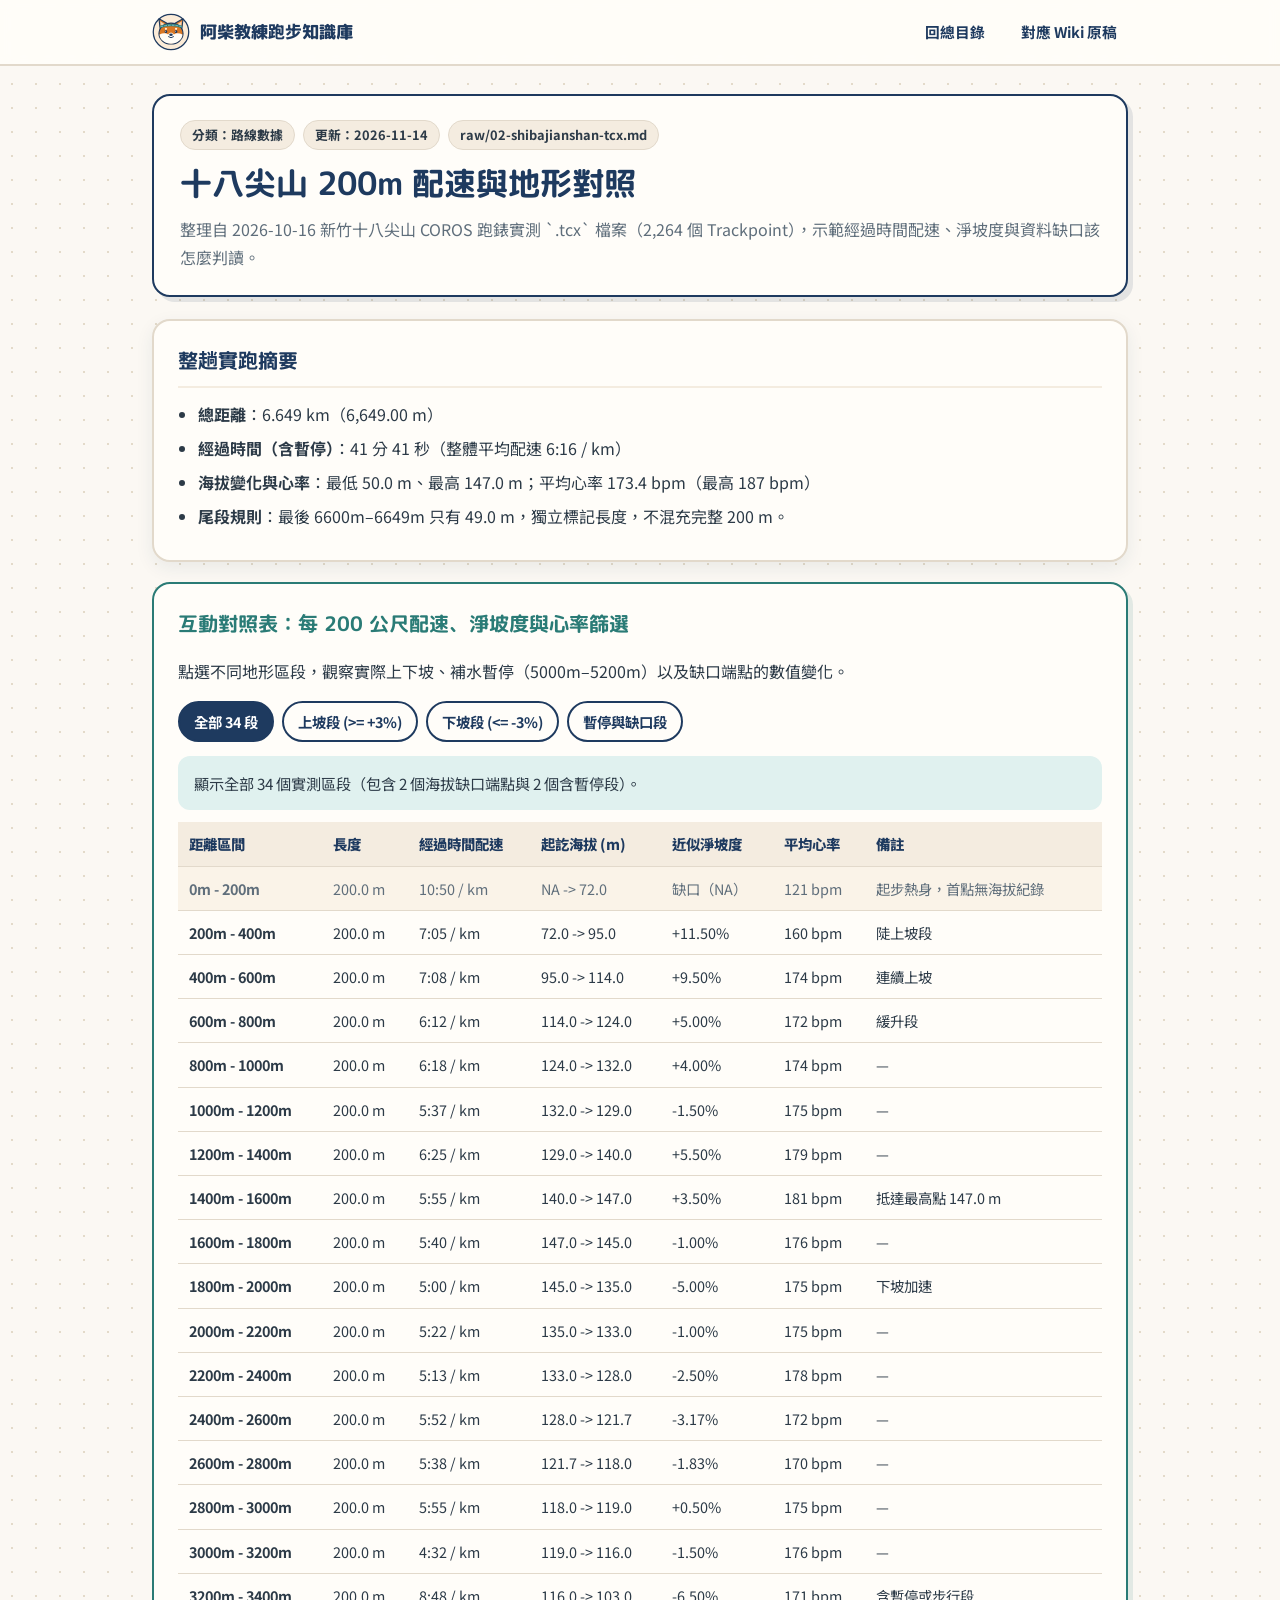
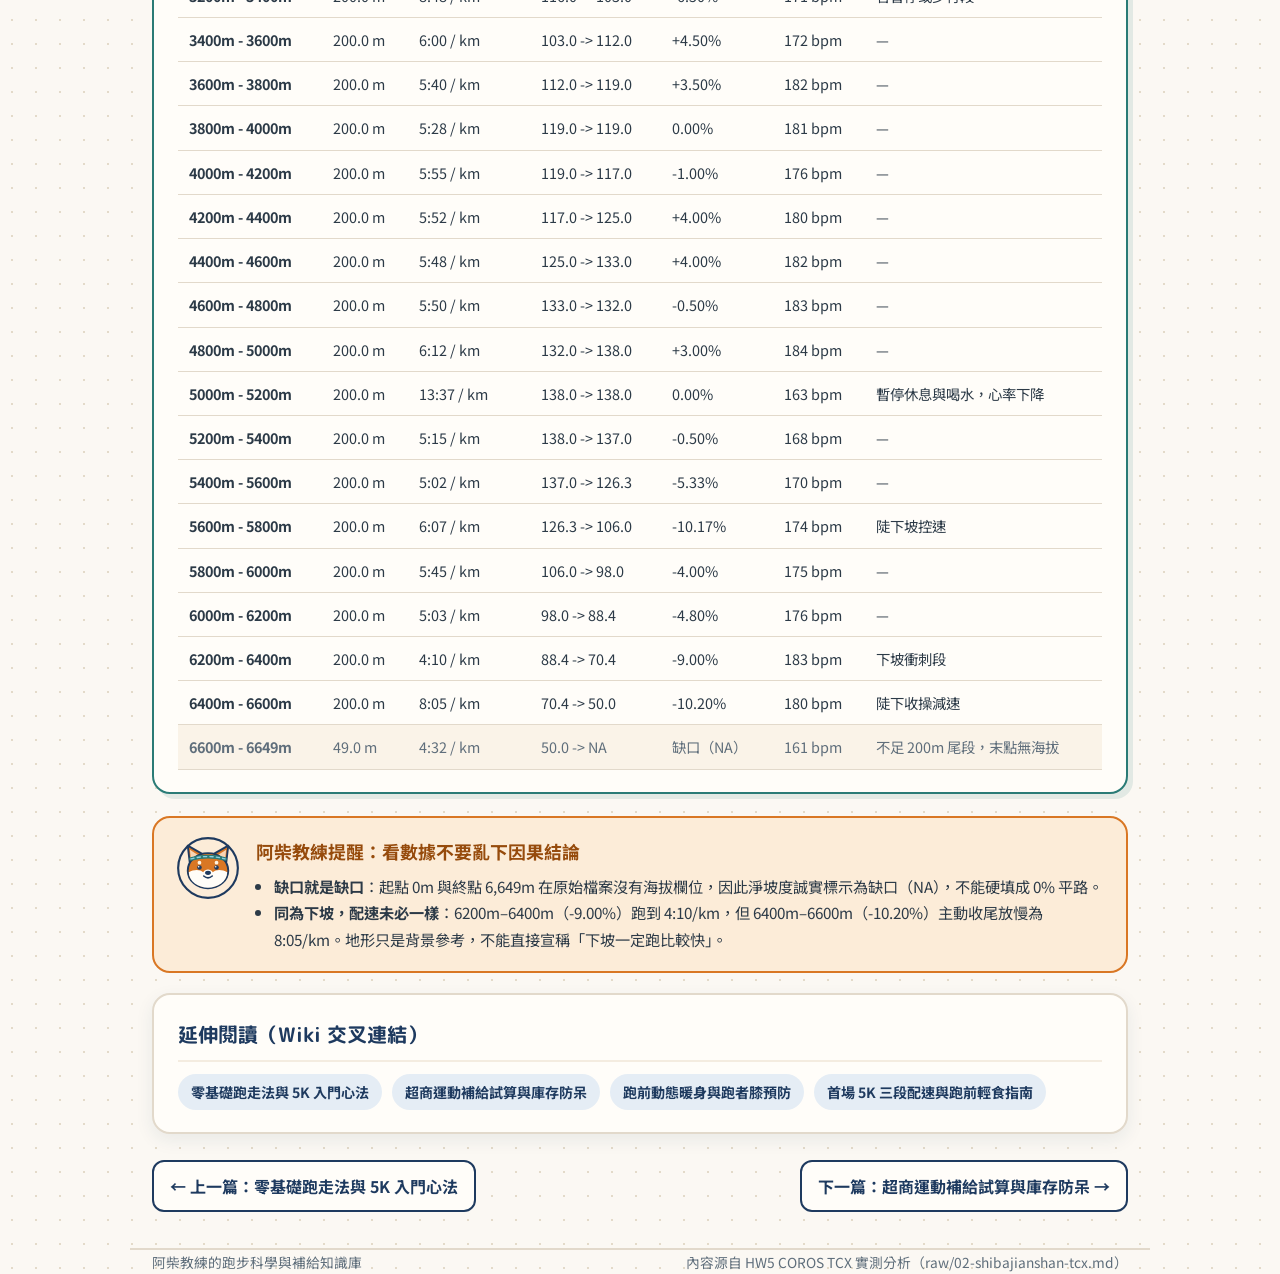
<file: pages/hill-pacing/index.html>
<!DOCTYPE html>
<html lang="zh-Hant">
<head>
  <meta charset="utf-8">
  <meta name="viewport" content="width=device-width, initial-scale=1">
  <title>十八尖山 200m 配速與地形對照｜阿柴教練跑步知識庫</title>
  <link rel="preconnect" href="https://fonts.googleapis.com">
  <link rel="preconnect" href="https://fonts.gstatic.com" crossorigin>
  <link href="https://fonts.googleapis.com/css2?family=M+PLUS+Rounded+1c:wght@500;700;800&family=Noto+Sans+TC:wght@400;500;700;900&display=swap" rel="stylesheet">
  <link rel="stylesheet" href="../../assets/style.css">
</head>
<body>
  <header class="topbar">
    <div class="wrap topbar-inner">
      <a class="brand-link" href="../../index.html">
        <img src="../../assets/shiba-logo.svg" alt="阿柴教練">
        <span>阿柴教練跑步知識庫</span>
      </a>
      <nav class="nav-links" aria-label="主導覽">
        <a href="../../index.html">回總目錄</a>
        <a href="../../wiki/hill-pacing.md">對應 Wiki 原稿</a>
      </nav>
    </div>
  </header>

  <main class="wrap">
    <section class="article-head">
      <div class="meta-pills">
        <span class="pill">分類：路線數據</span>
        <span class="pill">更新：2026-11-14</span>
        <span class="pill mono">raw/02-shibajianshan-tcx.md</span>
      </div>
      <h1>十八尖山 200m 配速與地形對照</h1>
      <p class="lead">整理自 2026-10-16 新竹十八尖山 COROS 跑錶實測 `.tcx` 檔案（2,264 個 Trackpoint），示範經過時間配速、淨坡度與資料缺口該怎麼判讀。</p>
    </section>

    <section class="section-card">
      <h2>整趟實跑摘要</h2>
      <ul>
        <li><strong>總距離</strong>：6.649 km（6,649.00 m）</li>
        <li><strong>經過時間（含暫停）</strong>：41 分 41 秒（整體平均配速 6:16 / km）</li>
        <li><strong>海拔變化與心率</strong>：最低 50.0 m、最高 147.0 m；平均心率 173.4 bpm（最高 187 bpm）</li>
        <li><strong>尾段規則</strong>：最後 6600m–6649m 只有 49.0 m，獨立標記長度，不混充完整 200 m。</li>
      </ul>
    </section>

    <section class="tool-card">
      <h2>互動對照表：每 200 公尺配速、淨坡度與心率篩選</h2>
      <p>點選不同地形區段，觀察實際上下坡、補水暫停（5000m–5200m）以及缺口端點的數值變化。</p>
      <div class="filter-group" style="margin-bottom: 12px;">
        <button class="filter-btn active" data-seg="all" type="button">全部 34 段</button>
        <button class="filter-btn" data-seg="up" type="button">上坡段 (&gt;= +3%)</button>
        <button class="filter-btn" data-seg="down" type="button">下坡段 (&lt;= -3%)</button>
        <button class="filter-btn" data-seg="gap" type="button">暫停與缺口段</button>
      </div>
      <div id="segSummary" class="result-panel" style="margin-bottom: 12px;"></div>
      <div class="table-wrap">
        <table>
          <thead>
            <tr>
              <th>距離區間</th>
              <th>長度</th>
              <th>經過時間配速</th>
              <th>起訖海拔 (m)</th>
              <th>近似淨坡度</th>
              <th>平均心率</th>
              <th>備註</th>
            </tr>
          </thead>
          <tbody id="tcxBody"></tbody>
        </table>
      </div>
    </section>

    <section class="coach-box">
      <img src="../../assets/shiba-logo.svg" alt="阿柴教練頭像">
      <div>
        <h2>阿柴教練提醒：看數據不要亂下因果結論</h2>
        <ul>
          <li><strong>缺口就是缺口</strong>：起點 0m 與終點 6,649m 在原始檔案沒有海拔欄位，因此淨坡度誠實標示為缺口（NA），不能硬填成 0% 平路。</li>
          <li><strong>同為下坡，配速未必一樣</strong>：6200m–6400m（-9.00%）跑到 4:10/km，但 6400m–6600m（-10.20%）主動收尾放慢為 8:05/km。地形只是背景參考，不能直接宣稱「下坡一定跑比較快」。</li>
        </ul>
      </div>
    </section>

    <section class="section-card">
      <h2>延伸閱讀（Wiki 交叉連結）</h2>
      <div class="cross-links">
        <a class="cross-chip" href="../run-walk-5k/index.html">零基礎跑走法與 5K 入門心法</a>
        <a class="cross-chip" href="../cvs-recovery/index.html">超商運動補給試算與庫存防呆</a>
        <a class="cross-chip" href="../knee-and-warmup/index.html">跑前動態暖身與跑者膝預防</a>
        <a class="cross-chip" href="../first-5k-pacing/index.html">首場 5K 三段配速與跑前輕食指南</a>
      </div>
    </section>

    <nav class="pager" aria-label="頁面導覽">
      <!-- PREV_LINK_START --><a href="../run-walk-5k/index.html">← 上一篇：零基礎跑走法與 5K 入門心法</a><!-- PREV_LINK_END -->
      <!-- NEXT_LINK_START --><a href="../cvs-recovery/index.html">下一篇：超商運動補給試算與庫存防呆 →</a><!-- NEXT_LINK_END -->
    </nav>
  </main>

  <footer class="wrap">
    <span>阿柴教練的跑步科學與補給知識庫</span>
    <span>內容源自 HW5 COROS TCX 實測分析（raw/02-shibajianshan-tcx.md）</span>
  </footer>

  <script>
    (function () {
      const segments = [
        { range: "0m - 200m", len: "200.0 m", pace: "10:50 / km", alt: "NA -> 72.0", grade: null, hr: "121 bpm", note: "起步熱身，首點無海拔紀錄", type: "gap" },
        { range: "200m - 400m", len: "200.0 m", pace: "7:05 / km", alt: "72.0 -> 95.0", grade: 11.50, hr: "160 bpm", note: "陡上坡段", type: "up" },
        { range: "400m - 600m", len: "200.0 m", pace: "7:08 / km", alt: "95.0 -> 114.0", grade: 9.50, hr: "174 bpm", note: "連續上坡", type: "up" },
        { range: "600m - 800m", len: "200.0 m", pace: "6:12 / km", alt: "114.0 -> 124.0", grade: 5.00, hr: "172 bpm", note: "緩升段", type: "up" },
        { range: "800m - 1000m", len: "200.0 m", pace: "6:18 / km", alt: "124.0 -> 132.0", grade: 4.00, hr: "174 bpm", note: "", type: "up" },
        { range: "1000m - 1200m", len: "200.0 m", pace: "5:37 / km", alt: "132.0 -> 129.0", grade: -1.50, hr: "175 bpm", note: "", type: "flat" },
        { range: "1200m - 1400m", len: "200.0 m", pace: "6:25 / km", alt: "129.0 -> 140.0", grade: 5.50, hr: "179 bpm", note: "", type: "up" },
        { range: "1400m - 1600m", len: "200.0 m", pace: "5:55 / km", alt: "140.0 -> 147.0", grade: 3.50, hr: "181 bpm", note: "抵達最高點 147.0 m", type: "up" },
        { range: "1600m - 1800m", len: "200.0 m", pace: "5:40 / km", alt: "147.0 -> 145.0", grade: -1.00, hr: "176 bpm", note: "", type: "flat" },
        { range: "1800m - 2000m", len: "200.0 m", pace: "5:00 / km", alt: "145.0 -> 135.0", grade: -5.00, hr: "175 bpm", note: "下坡加速", type: "down" },
        { range: "2000m - 2200m", len: "200.0 m", pace: "5:22 / km", alt: "135.0 -> 133.0", grade: -1.00, hr: "175 bpm", note: "", type: "flat" },
        { range: "2200m - 2400m", len: "200.0 m", pace: "5:13 / km", alt: "133.0 -> 128.0", grade: -2.50, hr: "178 bpm", note: "", type: "flat" },
        { range: "2400m - 2600m", len: "200.0 m", pace: "5:52 / km", alt: "128.0 -> 121.7", grade: -3.17, hr: "172 bpm", note: "", type: "down" },
        { range: "2600m - 2800m", len: "200.0 m", pace: "5:38 / km", alt: "121.7 -> 118.0", grade: -1.83, hr: "170 bpm", note: "", type: "flat" },
        { range: "2800m - 3000m", len: "200.0 m", pace: "5:55 / km", alt: "118.0 -> 119.0", grade: 0.50, hr: "175 bpm", note: "", type: "flat" },
        { range: "3000m - 3200m", len: "200.0 m", pace: "4:32 / km", alt: "119.0 -> 116.0", grade: -1.50, hr: "176 bpm", note: "", type: "flat" },
        { range: "3200m - 3400m", len: "200.0 m", pace: "8:48 / km", alt: "116.0 -> 103.0", grade: -6.50, hr: "171 bpm", note: "含暫停或步行段", type: "gap" },
        { range: "3400m - 3600m", len: "200.0 m", pace: "6:00 / km", alt: "103.0 -> 112.0", grade: 4.50, hr: "172 bpm", note: "", type: "up" },
        { range: "3600m - 3800m", len: "200.0 m", pace: "5:40 / km", alt: "112.0 -> 119.0", grade: 3.50, hr: "182 bpm", note: "", type: "up" },
        { range: "3800m - 4000m", len: "200.0 m", pace: "5:28 / km", alt: "119.0 -> 119.0", grade: 0.00, hr: "181 bpm", note: "", type: "flat" },
        { range: "4000m - 4200m", len: "200.0 m", pace: "5:55 / km", alt: "119.0 -> 117.0", grade: -1.00, hr: "176 bpm", note: "", type: "flat" },
        { range: "4200m - 4400m", len: "200.0 m", pace: "5:52 / km", alt: "117.0 -> 125.0", grade: 4.00, hr: "180 bpm", note: "", type: "up" },
        { range: "4400m - 4600m", len: "200.0 m", pace: "5:48 / km", alt: "125.0 -> 133.0", grade: 4.00, hr: "182 bpm", note: "", type: "up" },
        { range: "4600m - 4800m", len: "200.0 m", pace: "5:50 / km", alt: "133.0 -> 132.0", grade: -0.50, hr: "183 bpm", note: "", type: "flat" },
        { range: "4800m - 5000m", len: "200.0 m", pace: "6:12 / km", alt: "132.0 -> 138.0", grade: 3.00, hr: "184 bpm", note: "", type: "up" },
        { range: "5000m - 5200m", len: "200.0 m", pace: "13:37 / km", alt: "138.0 -> 138.0", grade: 0.00, hr: "163 bpm", note: "暫停休息與喝水，心率下降", type: "gap" },
        { range: "5200m - 5400m", len: "200.0 m", pace: "5:15 / km", alt: "138.0 -> 137.0", grade: -0.50, hr: "168 bpm", note: "", type: "flat" },
        { range: "5400m - 5600m", len: "200.0 m", pace: "5:02 / km", alt: "137.0 -> 126.3", grade: -5.33, hr: "170 bpm", note: "", type: "down" },
        { range: "5600m - 5800m", len: "200.0 m", pace: "6:07 / km", alt: "126.3 -> 106.0", grade: -10.17, hr: "174 bpm", note: "陡下坡控速", type: "down" },
        { range: "5800m - 6000m", len: "200.0 m", pace: "5:45 / km", alt: "106.0 -> 98.0", grade: -4.00, hr: "175 bpm", note: "", type: "down" },
        { range: "6000m - 6200m", len: "200.0 m", pace: "5:03 / km", alt: "98.0 -> 88.4", grade: -4.80, hr: "176 bpm", note: "", type: "down" },
        { range: "6200m - 6400m", len: "200.0 m", pace: "4:10 / km", alt: "88.4 -> 70.4", grade: -9.00, hr: "183 bpm", note: "下坡衝刺段", type: "down" },
        { range: "6400m - 6600m", len: "200.0 m", pace: "8:05 / km", alt: "70.4 -> 50.0", grade: -10.20, hr: "180 bpm", note: "陡下收操減速", type: "down" },
        { range: "6600m - 6649m", len: "49.0 m", pace: "4:32 / km", alt: "50.0 -> NA", grade: null, hr: "161 bpm", note: "不足 200m 尾段，末點無海拔", type: "gap" }
      ];

      const tbody = document.getElementById("tcxBody");
      const summary = document.getElementById("segSummary");
      const btns = document.querySelectorAll("[data-seg]");

      function render(filter) {
        const list = segments.filter((s) => {
          if (filter === "all") return true;
          if (filter === "up") return s.grade !== null && s.grade >= 3;
          if (filter === "down") return s.grade !== null && s.grade <= -3;
          return s.type === "gap";
        });

        tbody.innerHTML = "";
        list.forEach((s) => {
          const tr = document.createElement("tr");
          if (s.grade === null) tr.className = "gap-row";
          const gradeTxt = s.grade === null ? "缺口（NA）" : (s.grade > 0 ? "+" + s.grade.toFixed(2) + "%" : s.grade.toFixed(2) + "%");
          tr.innerHTML =
            "<td><strong>" + s.range + "</strong></td>" +
            "<td>" + s.len + "</td>" +
            "<td>" + s.pace + "</td>" +
            "<td>" + s.alt + "</td>" +
            "<td>" + gradeTxt + "</td>" +
            "<td>" + s.hr + "</td>" +
            "<td>" + (s.note || "—") + "</td>";
          tbody.appendChild(tr);
        });

        const labels = {
          all: "顯示全部 34 個實測區段（包含 2 個海拔缺口端點與 2 個含暫停段）。",
          up: "篩選淨坡度 >= +3% 的 11 個上坡段；起步 200m–600m 坡度超過 +9.5%。",
          down: "篩選淨坡度 <= -3% 的 8 個下坡段；後段 -9%～-10.2% 的速度落差可看出主動控速。",
          gap: "顯示 4 個特殊區段：首尾無海拔欄位（NA）與中段含喝水暫停的時間拉長段。"
        };
        summary.textContent = labels[filter] || "";
      }

      btns.forEach((b) => {
        b.addEventListener("click", () => {
          btns.forEach((x) => x.classList.remove("active"));
          b.classList.add("active");
          render(b.dataset.seg);
        });
      });

      render("all");
    })();
  </script>
</body>
</html>
</file>
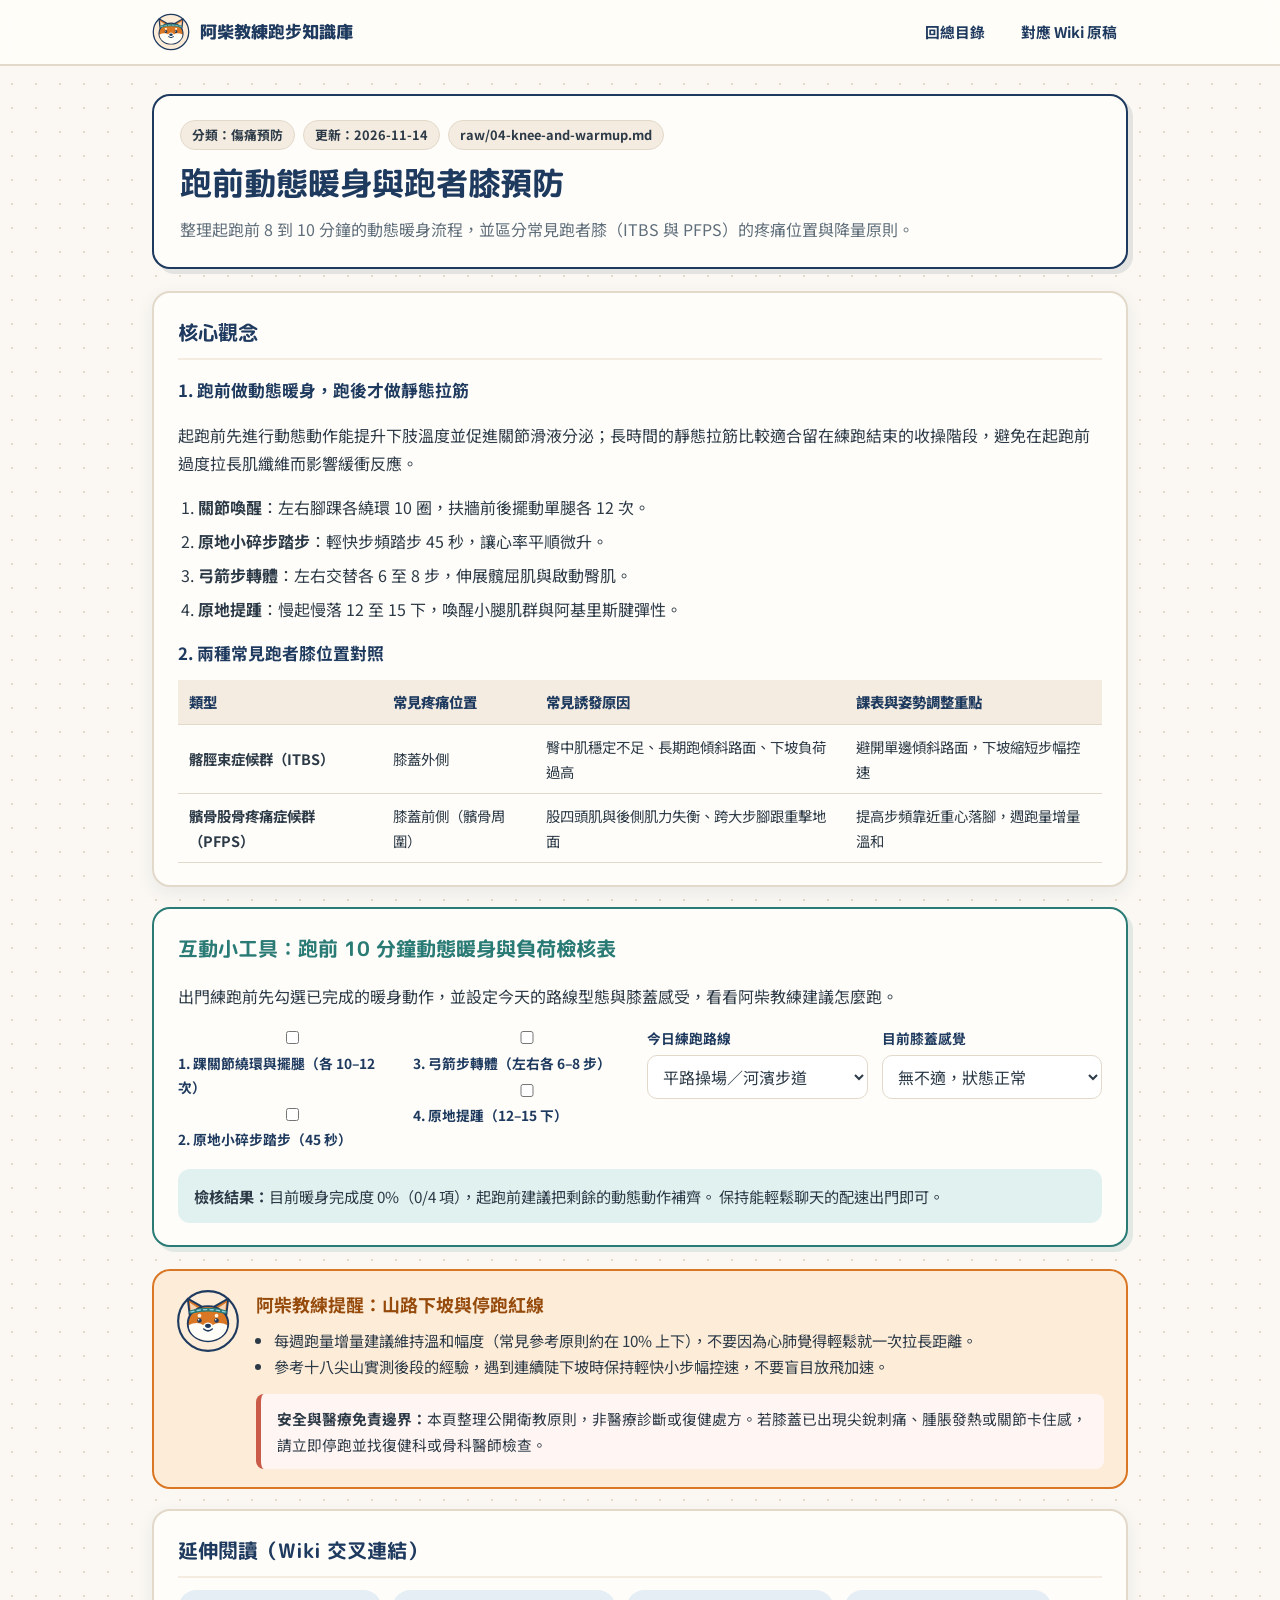
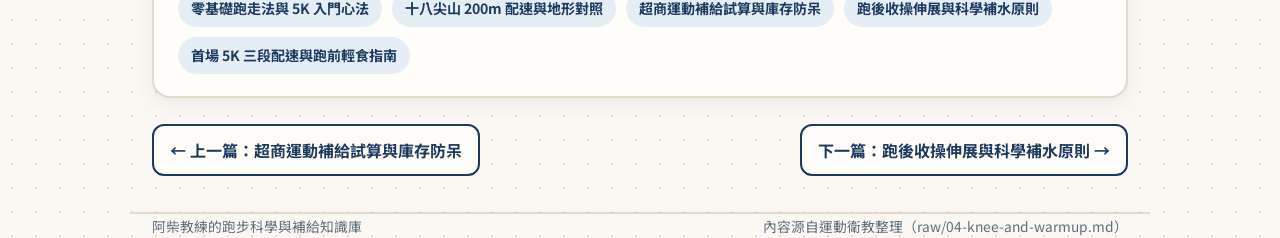
<file: pages/knee-and-warmup/index.html>
<!DOCTYPE html>
<html lang="zh-Hant">
<head>
  <meta charset="utf-8">
  <meta name="viewport" content="width=device-width, initial-scale=1">
  <title>跑前動態暖身與跑者膝預防｜阿柴教練跑步知識庫</title>
  <link rel="preconnect" href="https://fonts.googleapis.com">
  <link rel="preconnect" href="https://fonts.gstatic.com" crossorigin>
  <link href="https://fonts.googleapis.com/css2?family=M+PLUS+Rounded+1c:wght@500;700;800&family=Noto+Sans+TC:wght@400;500;700;900&display=swap" rel="stylesheet">
  <link rel="stylesheet" href="../../assets/style.css">
</head>
<body>
  <header class="topbar">
    <div class="wrap topbar-inner">
      <a class="brand-link" href="../../index.html">
        <img src="../../assets/shiba-logo.svg" alt="阿柴教練">
        <span>阿柴教練跑步知識庫</span>
      </a>
      <nav class="nav-links" aria-label="主導覽">
        <a href="../../index.html">回總目錄</a>
        <a href="../../wiki/knee-and-warmup.md">對應 Wiki 原稿</a>
      </nav>
    </div>
  </header>

  <main class="wrap">
    <section class="article-head">
      <div class="meta-pills">
        <span class="pill">分類：傷痛預防</span>
        <span class="pill">更新：2026-11-14</span>
        <span class="pill mono">raw/04-knee-and-warmup.md</span>
      </div>
      <h1>跑前動態暖身與跑者膝預防</h1>
      <p class="lead">整理起跑前 8 到 10 分鐘的動態暖身流程，並區分常見跑者膝（ITBS 與 PFPS）的疼痛位置與降量原則。</p>
    </section>

    <section class="section-card">
      <h2>核心觀念</h2>
      <h3>1. 跑前做動態暖身，跑後才做靜態拉筋</h3>
      <p>起跑前先進行動態動作能提升下肢溫度並促進關節滑液分泌；長時間的靜態拉筋比較適合留在練跑結束的收操階段，避免在起跑前過度拉長肌纖維而影響緩衝反應。</p>
      <ol>
        <li><strong>關節喚醒</strong>：左右腳踝各繞環 10 圈，扶牆前後擺動單腿各 12 次。</li>
        <li><strong>原地小碎步踏步</strong>：輕快步頻踏步 45 秒，讓心率平順微升。</li>
        <li><strong>弓箭步轉體</strong>：左右交替各 6 至 8 步，伸展髖屈肌與啟動臀肌。</li>
        <li><strong>原地提踵</strong>：慢起慢落 12 至 15 下，喚醒小腿肌群與阿基里斯腱彈性。</li>
      </ol>

      <h3>2. 兩種常見跑者膝位置對照</h3>
      <div class="table-wrap">
        <table>
          <thead>
            <tr>
              <th>類型</th>
              <th>常見疼痛位置</th>
              <th>常見誘發原因</th>
              <th>課表與姿勢調整重點</th>
            </tr>
          </thead>
          <tbody>
            <tr>
              <td><strong>髂脛束症候群（ITBS）</strong></td>
              <td>膝蓋外側</td>
              <td>臀中肌穩定不足、長期跑傾斜路面、下坡負荷過高</td>
              <td>避開單邊傾斜路面，下坡縮短步幅控速</td>
            </tr>
            <tr>
              <td><strong>髕骨股骨疼痛症候群（PFPS）</strong></td>
              <td>膝蓋前側（髕骨周圍）</td>
              <td>股四頭肌與後側肌力失衡、跨大步腳跟重擊地面</td>
              <td>提高步頻靠近重心落腳，週跑量增量溫和</td>
            </tr>
          </tbody>
        </table>
      </div>
    </section>

    <section class="tool-card">
      <h2>互動小工具：跑前 10 分鐘動態暖身與負荷檢核表</h2>
      <p>出門練跑前先勾選已完成的暖身動作，並設定今天的路線型態與膝蓋感受，看看阿柴教練建議怎麼跑。</p>
      <div class="tool-grid">
        <div class="field">
          <label><input type="checkbox" class="warmup-check" value="1"> 1. 踝關節繞環與擺腿（各 10–12 次）</label>
          <label><input type="checkbox" class="warmup-check" value="1"> 2. 原地小碎步踏步（45 秒）</label>
        </div>
        <div class="field">
          <label><input type="checkbox" class="warmup-check" value="1"> 3. 弓箭步轉體（左右各 6–8 步）</label>
          <label><input type="checkbox" class="warmup-check" value="1"> 4. 原地提踵（12–15 下）</label>
        </div>
        <div class="field">
          <label for="routeType">今日練跑路線</label>
          <select id="routeType">
            <option value="flat">平路操場／河濱步道</option>
            <option value="hill">山路或上下坡（如十八尖山）</option>
          </select>
        </div>
        <div class="field">
          <label for="kneeState">目前膝蓋感覺</label>
          <select id="kneeState">
            <option value="ok">無不適，狀態正常</option>
            <option value="tight">微緊痠脹（尚未刺痛）</option>
            <option value="pain">出現刺痛、卡住或腫脹</option>
          </select>
        </div>
      </div>
      <div class="result-panel" id="warmupResult" aria-live="polite"></div>
    </section>

    <section class="coach-box">
      <img src="../../assets/shiba-logo.svg" alt="阿柴教練頭像">
      <div>
        <h2>阿柴教練提醒：山路下坡與停跑紅線</h2>
        <ul>
          <li>每週跑量增量建議維持溫和幅度（常見參考原則約在 10% 上下），不要因為心肺覺得輕鬆就一次拉長距離。</li>
          <li>參考十八尖山實測後段的經驗，遇到連續陡下坡時保持輕快小步幅控速，不要盲目放飛加速。</li>
        </ul>
        <div class="warn-box">
          <strong>安全與醫療免責邊界：</strong>本頁整理公開衛教原則，非醫療診斷或復健處方。若膝蓋已出現尖銳刺痛、腫脹發熱或關節卡住感，請立即停跑並找復健科或骨科醫師檢查。
        </div>
      </div>
    </section>

    <section class="section-card">
      <h2>延伸閱讀（Wiki 交叉連結）</h2>
      <div class="cross-links">
        <a class="cross-chip" href="../run-walk-5k/index.html">零基礎跑走法與 5K 入門心法</a>
        <a class="cross-chip" href="../hill-pacing/index.html">十八尖山 200m 配速與地形對照</a>
        <a class="cross-chip" href="../cvs-recovery/index.html">超商運動補給試算與庫存防呆</a>
        <a class="cross-chip" href="../cooldown-and-hydration/index.html">跑後收操伸展與科學補水原則</a>
        <a class="cross-chip" href="../first-5k-pacing/index.html">首場 5K 三段配速與跑前輕食指南</a>
      </div>
    </section>

    <nav class="pager" aria-label="頁面導覽">
      <!-- PREV_LINK_START --><a href="../cvs-recovery/index.html">← 上一篇：超商運動補給試算與庫存防呆</a><!-- PREV_LINK_END -->
      <!-- NEXT_LINK_START --><a href="../cooldown-and-hydration/index.html">下一篇：跑後收操伸展與科學補水原則 →</a><!-- NEXT_LINK_END -->
    </nav>
  </main>

  <footer class="wrap">
    <span>阿柴教練的跑步科學與補給知識庫</span>
    <span>內容源自運動衛教整理（raw/04-knee-and-warmup.md）</span>
  </footer>

  <script>
    (function () {
      const checks = document.querySelectorAll(".warmup-check");
      const routeSel = document.getElementById("routeType");
      const kneeSel = document.getElementById("kneeState");
      const out = document.getElementById("warmupResult");

      function updateChecklist() {
        let done = 0;
        checks.forEach((c) => { if (c.checked) done += 1; });
        const route = routeSel.value;
        const knee = kneeSel.value;

        if (knee === "pain") {
          out.className = "result-panel error";
          out.innerHTML =
            "<strong>建議今日暫停練跑：</strong>目前膝蓋已有刺痛、卡住或腫脹狀況，建議先休息並由復健科或骨科醫師評估，不要帶傷硬撐。";
          return;
        }

        out.className = "result-panel";
        const pct = Math.round((done / checks.length) * 100);
        const advice = [];

        if (done < 4) {
          advice.push("目前暖身完成度 " + pct + "%（" + done + "/4 項），起跑前建議把剩餘的動態動作補齊。");
        } else {
          advice.push("暖身完成度 100%（4/4 項），下肢肌群與關節都已經活動開了。");
        }

        if (route === "hill") {
          advice.push("今日跑上下坡路線，下坡段請維持小步幅、高步頻控速，減少膝關節承受的煞車衝擊。");
        }

        if (knee === "tight") {
          advice.push("膝蓋感覺微緊時，先縮短單次距離並多穿插快走（參考跑走法），跑完若持續不適應減量休息。");
        } else {
          advice.push("保持能輕鬆聊天的配速出門即可。");
        }

        out.innerHTML = "<strong>檢核結果：</strong>" + advice.join(" ");
      }

      checks.forEach((c) => c.addEventListener("change", updateChecklist));
      routeSel.addEventListener("change", updateChecklist);
      kneeSel.addEventListener("change", updateChecklist);
      updateChecklist();
    })();
  </script>
</body>
</html>
</file>
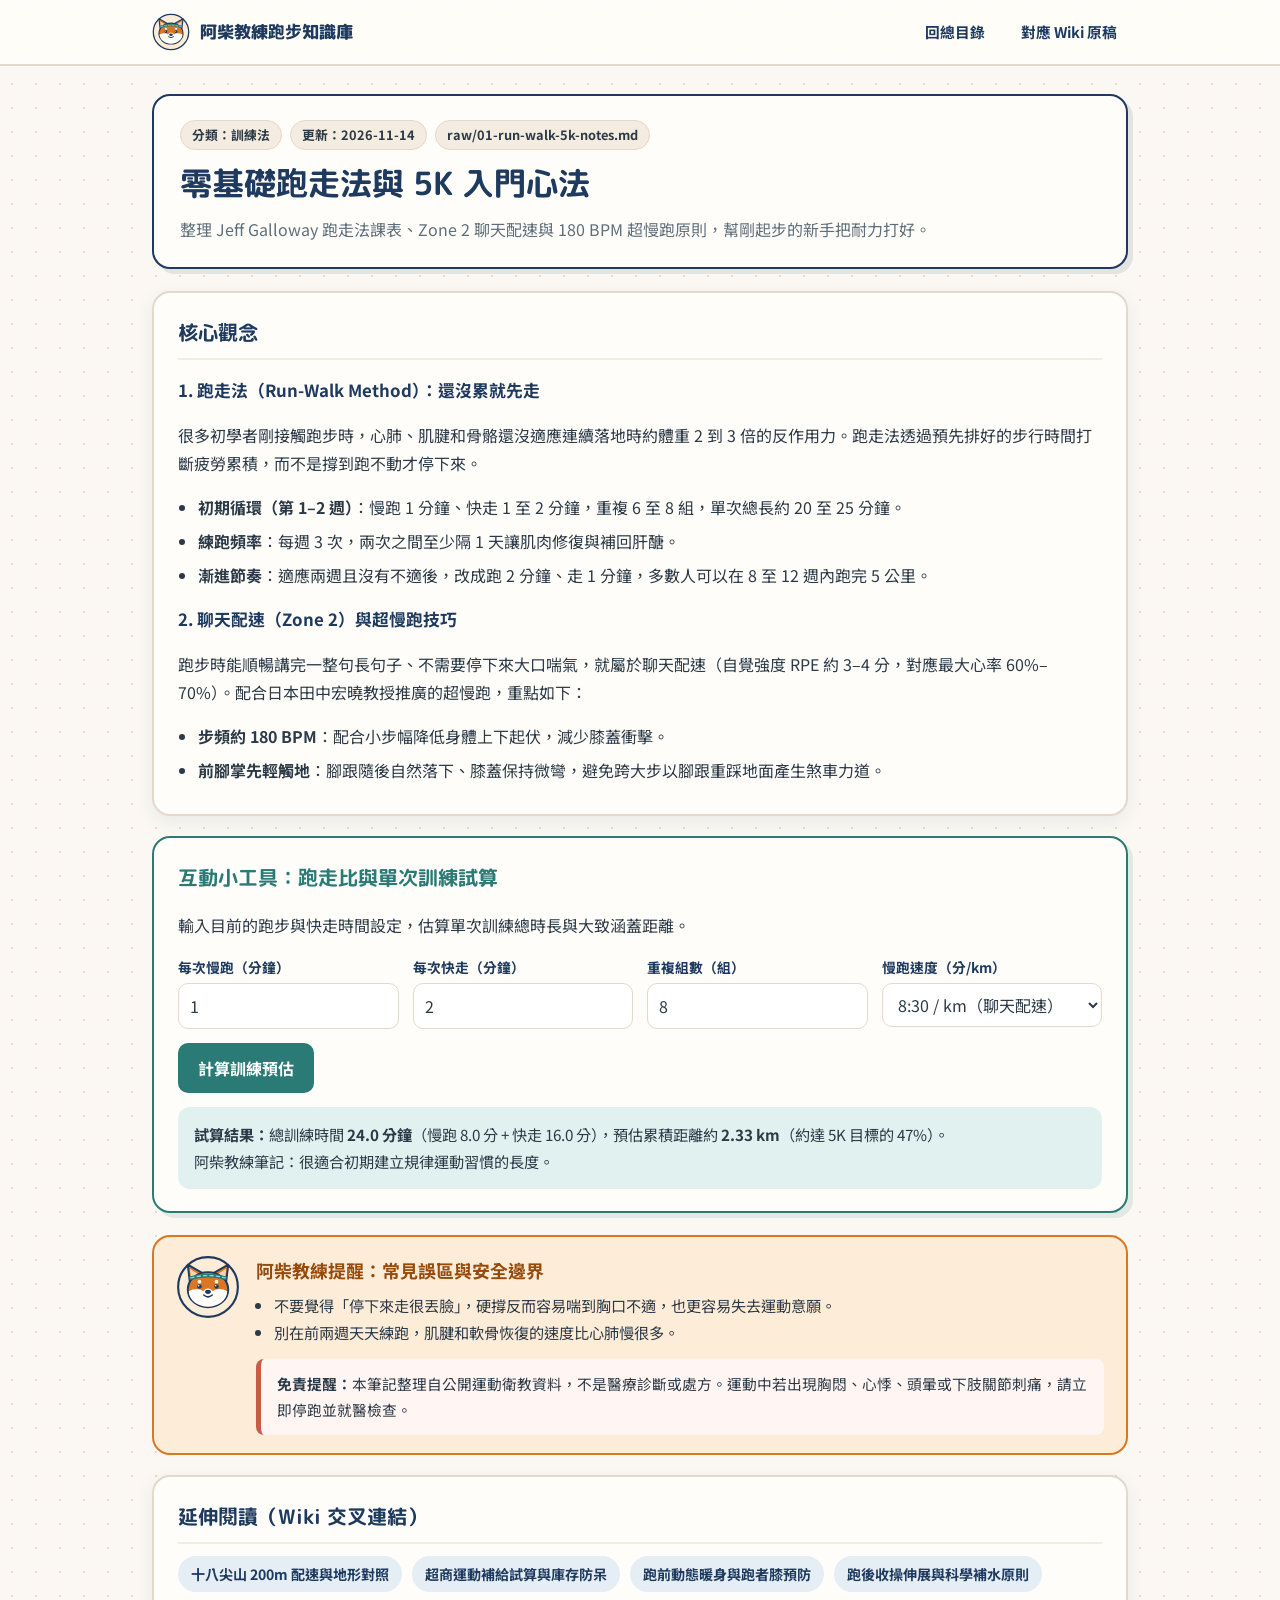
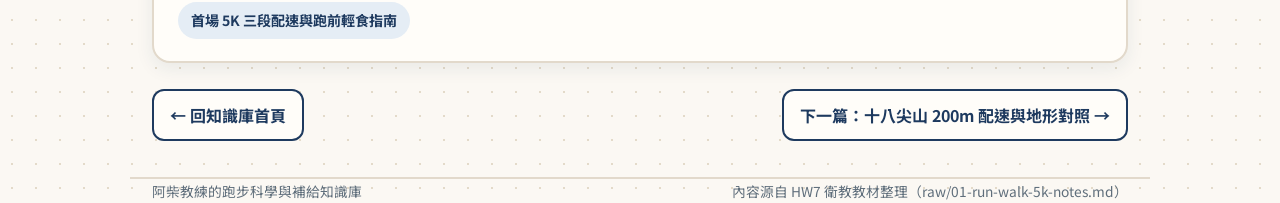
<file: pages/run-walk-5k/index.html>
<!DOCTYPE html>
<html lang="zh-Hant">
<head>
  <meta charset="utf-8">
  <meta name="viewport" content="width=device-width, initial-scale=1">
  <title>零基礎跑走法與 5K 入門心法｜阿柴教練跑步知識庫</title>
  <link rel="preconnect" href="https://fonts.googleapis.com">
  <link rel="preconnect" href="https://fonts.gstatic.com" crossorigin>
  <link href="https://fonts.googleapis.com/css2?family=M+PLUS+Rounded+1c:wght@500;700;800&family=Noto+Sans+TC:wght@400;500;700;900&display=swap" rel="stylesheet">
  <link rel="stylesheet" href="../../assets/style.css">
</head>
<body>
  <header class="topbar">
    <div class="wrap topbar-inner">
      <a class="brand-link" href="../../index.html">
        <img src="../../assets/shiba-logo.svg" alt="阿柴教練">
        <span>阿柴教練跑步知識庫</span>
      </a>
      <nav class="nav-links" aria-label="主導覽">
        <a href="../../index.html">回總目錄</a>
        <a href="../../wiki/run-walk-5k.md">對應 Wiki 原稿</a>
      </nav>
    </div>
  </header>

  <main class="wrap">
    <section class="article-head">
      <div class="meta-pills">
        <span class="pill">分類：訓練法</span>
        <span class="pill">更新：2026-11-14</span>
        <span class="pill mono">raw/01-run-walk-5k-notes.md</span>
      </div>
      <h1>零基礎跑走法與 5K 入門心法</h1>
      <p class="lead">整理 Jeff Galloway 跑走法課表、Zone 2 聊天配速與 180 BPM 超慢跑原則，幫剛起步的新手把耐力打好。</p>
    </section>

    <section class="section-card">
      <h2>核心觀念</h2>
      <h3>1. 跑走法（Run-Walk Method）：還沒累就先走</h3>
      <p>很多初學者剛接觸跑步時，心肺、肌腱和骨骼還沒適應連續落地時約體重 2 到 3 倍的反作用力。跑走法透過預先排好的步行時間打斷疲勞累積，而不是撐到跑不動才停下來。</p>
      <ul>
        <li><strong>初期循環（第 1–2 週）</strong>：慢跑 1 分鐘、快走 1 至 2 分鐘，重複 6 至 8 組，單次總長約 20 至 25 分鐘。</li>
        <li><strong>練跑頻率</strong>：每週 3 次，兩次之間至少隔 1 天讓肌肉修復與補回肝醣。</li>
        <li><strong>漸進節奏</strong>：適應兩週且沒有不適後，改成跑 2 分鐘、走 1 分鐘，多數人可以在 8 至 12 週內跑完 5 公里。</li>
      </ul>

      <h3>2. 聊天配速（Zone 2）與超慢跑技巧</h3>
      <p>跑步時能順暢講完一整句長句子、不需要停下來大口喘氣，就屬於聊天配速（自覺強度 RPE 約 3–4 分，對應最大心率 60%–70%）。配合日本田中宏曉教授推廣的超慢跑，重點如下：</p>
      <ul>
        <li><strong>步頻約 180 BPM</strong>：配合小步幅降低身體上下起伏，減少膝蓋衝擊。</li>
        <li><strong>前腳掌先輕觸地</strong>：腳跟隨後自然落下、膝蓋保持微彎，避免跨大步以腳跟重踩地面產生煞車力道。</li>
      </ul>
    </section>

    <section class="tool-card">
      <h2>互動小工具：跑走比與單次訓練試算</h2>
      <p>輸入目前的跑步與快走時間設定，估算單次訓練總時長與大致涵蓋距離。</p>
      <div class="tool-grid">
        <div class="field">
          <label for="runMin">每次慢跑（分鐘）</label>
          <input id="runMin" type="number" min="0.5" max="30" step="0.5" value="1">
        </div>
        <div class="field">
          <label for="walkMin">每次快走（分鐘）</label>
          <input id="walkMin" type="number" min="0.5" max="15" step="0.5" value="2">
        </div>
        <div class="field">
          <label for="cycles">重複組數（組）</label>
          <input id="cycles" type="number" min="1" max="20" step="1" value="8">
        </div>
        <div class="field">
          <label for="runPace">慢跑速度（分/km）</label>
          <select id="runPace">
            <option value="7.5">7:30 / km（輕鬆慢跑）</option>
            <option value="8.5" selected>8:30 / km（聊天配速）</option>
            <option value="9.5">9:30 / km（超慢跑）</option>
          </select>
        </div>
      </div>
      <button class="btn" id="calcRwBtn" type="button">計算訓練預估</button>
      <div class="result-panel" id="rwResult" aria-live="polite">
        點選按鈕即可查看本次跑走總時間與預估距離。
      </div>
    </section>

    <section class="coach-box">
      <img src="../../assets/shiba-logo.svg" alt="阿柴教練頭像">
      <div>
        <h2>阿柴教練提醒：常見誤區與安全邊界</h2>
        <ul>
          <li>不要覺得「停下來走很丟臉」，硬撐反而容易喘到胸口不適，也更容易失去運動意願。</li>
          <li>別在前兩週天天練跑，肌腱和軟骨恢復的速度比心肺慢很多。</li>
        </ul>
        <div class="warn-box">
          <strong>免責提醒：</strong>本筆記整理自公開運動衛教資料，不是醫療診斷或處方。運動中若出現胸悶、心悸、頭暈或下肢關節刺痛，請立即停跑並就醫檢查。
        </div>
      </div>
    </section>

    <section class="section-card">
      <h2>延伸閱讀（Wiki 交叉連結）</h2>
      <div class="cross-links">
        <a class="cross-chip" href="../hill-pacing/index.html">十八尖山 200m 配速與地形對照</a>
        <a class="cross-chip" href="../cvs-recovery/index.html">超商運動補給試算與庫存防呆</a>
        <a class="cross-chip" href="../knee-and-warmup/index.html">跑前動態暖身與跑者膝預防</a>
        <a class="cross-chip" href="../cooldown-and-hydration/index.html">跑後收操伸展與科學補水原則</a>
        <a class="cross-chip" href="../first-5k-pacing/index.html">首場 5K 三段配速與跑前輕食指南</a>
      </div>
    </section>

    <nav class="pager" aria-label="頁面導覽">
      <!-- PREV_LINK_START --><a href="../../index.html">← 回知識庫首頁</a><!-- PREV_LINK_END -->
      <!-- NEXT_LINK_START --><a href="../hill-pacing/index.html">下一篇：十八尖山 200m 配速與地形對照 →</a><!-- NEXT_LINK_END -->
    </nav>
  </main>

  <footer class="wrap">
    <span>阿柴教練的跑步科學與補給知識庫</span>
    <span>內容源自 HW7 衛教教材整理（raw/01-run-walk-5k-notes.md）</span>
  </footer>

  <script>
    (function () {
      const btn = document.getElementById("calcRwBtn");
      const out = document.getElementById("rwResult");

      function calculate() {
        const runMin = parseFloat(document.getElementById("runMin").value);
        const walkMin = parseFloat(document.getElementById("walkMin").value);
        const cycles = parseInt(document.getElementById("cycles").value, 10);
        const runPace = parseFloat(document.getElementById("runPace").value);
        const walkPace = 11.5; // 快走約 11:30 / km

        if (!(runMin > 0 && walkMin > 0 && cycles >= 1)) {
          out.className = "result-panel error";
          out.textContent = "請輸入大於 0 的分鐘數與至少 1 組循環。";
          return;
        }

        const totalRunMin = runMin * cycles;
        const totalWalkMin = walkMin * cycles;
        const totalTime = totalRunMin + totalWalkMin;
        const estDistKm = (totalRunMin / runPace) + (totalWalkMin / walkPace);
        const pctTo5k = Math.min(100, Math.round((estDistKm / 5) * 100));

        let comment = "很適合初期建立規律運動習慣的長度。";
        if (totalTime < 18) {
          comment = "時間偏短，新手可以試著多加 1 到 2 組，維持在 20 至 25 分鐘左右。";
        } else if (totalTime > 45) {
          comment = "單次總時長偏高，若是前兩週剛起步，建議先保留體力並注意隔天休息。";
        }

        out.className = "result-panel";
        out.innerHTML =
          "<strong>試算結果：</strong>總訓練時間 <strong>" + totalTime.toFixed(1) + " 分鐘</strong>" +
          "（慢跑 " + totalRunMin.toFixed(1) + " 分 + 快走 " + totalWalkMin.toFixed(1) + " 分），" +
          "預估累積距離約 <strong>" + estDistKm.toFixed(2) + " km</strong>（約達 5K 目標的 " + pctTo5k + "%）。<br>" +
          "阿柴教練筆記：" + comment;
      }

      btn.addEventListener("click", calculate);
      calculate();
    })();
  </script>
</body>
</html>
</file>
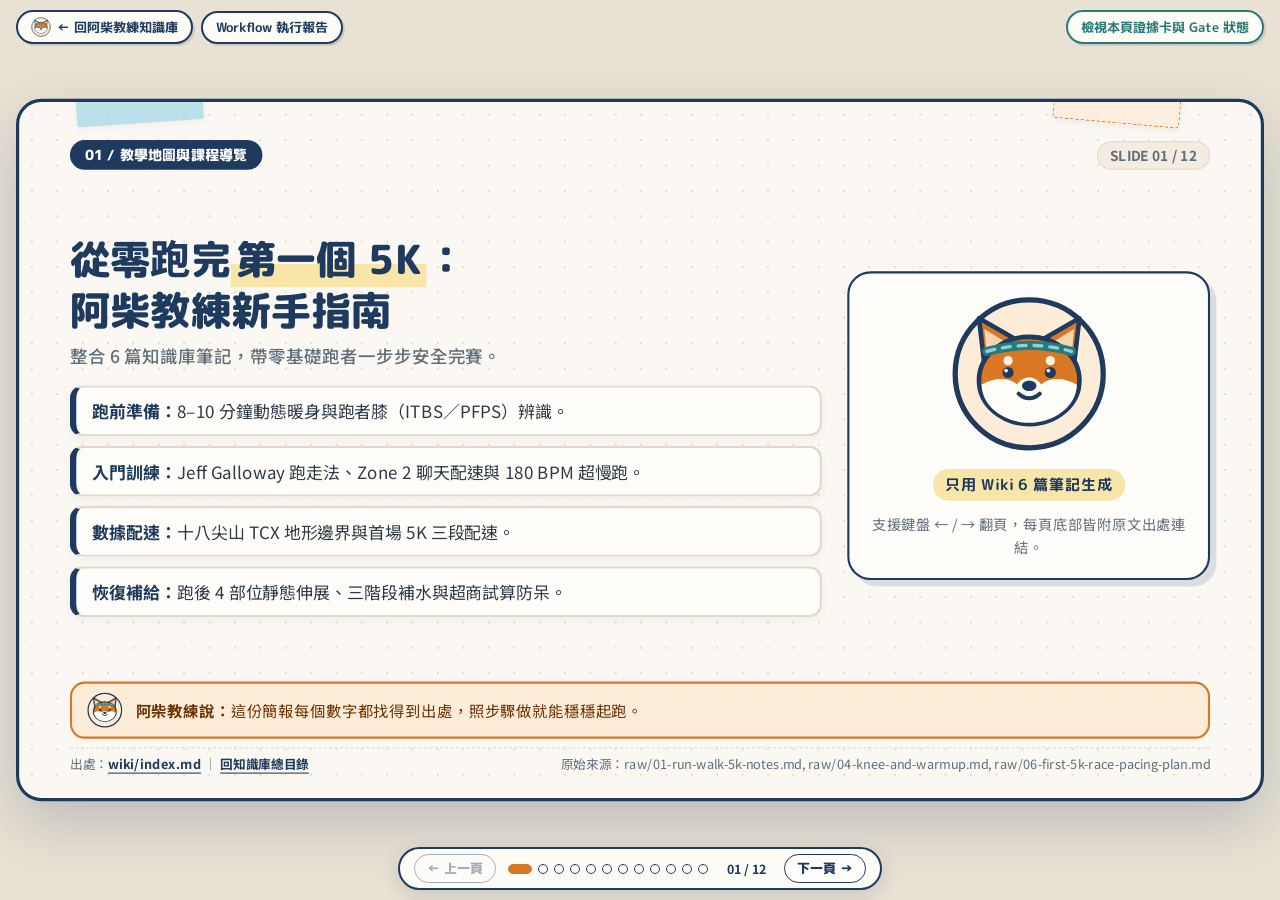
<file: slides/first-5k-guide/index.html>
<!DOCTYPE html>
<html lang="zh-Hant">
<head>
  <meta charset="utf-8">
  <meta name="viewport" content="width=device-width, initial-scale=1">
  <title>從零跑完第一個 5K｜阿柴教練教學 HTML 簡報</title>
  <meta name="description" content="使用阿柴教練 LLM Wiki 6 篇知識頁產出的 12 頁教學型翻頁 HTML 簡報，涵蓋暖身預防、跑走法、十八尖山數據邊界與超商補給試算。">
  <link rel="preconnect" href="https://fonts.googleapis.com">
  <link rel="preconnect" href="https://fonts.gstatic.com" crossorigin>
  <link href="https://fonts.googleapis.com/css2?family=M+PLUS+Rounded+1c:wght@500;700;800&family=Noto+Sans+TC:wght@400;500;700;900&display=swap" rel="stylesheet">
  <style>
    :root {
      --bg-cream: #FBF8F3;
      --bg-paper: #FFFDF9;
      --bg-warm: #F4ECE0;
      --navy: #1E3A5F;
      --navy-soft: #E5EDF5;
      --orange: #D97724;
      --orange-soft: #FCECD8;
      --teal: #2A7B76;
      --teal-soft: #E0F1EF;
      --blush: #F4B3BE;
      --sky: #8FCFE2;
      --highlight: #F7E6A8;
      --ink: #2C3A47;
      --muted: #5F6E7B;
      --line: #E2D9CB;
      --warn-bg: #FFF5F2;
      --warn-border: #C95B48;
      --round: "M PLUS Rounded 1c", "Noto Sans TC", "Microsoft JhengHei", sans-serif;
      --body: "Noto Sans TC", "Microsoft JhengHei", system-ui, sans-serif;
      --mono: ui-monospace, "SFMono-Regular", Consolas, "Noto Sans TC", monospace;
    }

    * { box-sizing: border-box; margin: 0; padding: 0; }
    html, body { height: 100%; overflow: hidden; }

    body {
      background: #E9E2D4;
      font-family: var(--body);
      color: var(--ink);
      display: flex;
      flex-direction: column;
      align-items: center;
      justify-content: center;
    }

    .hud-top {
      position: fixed;
      top: 10px;
      left: 16px;
      right: 16px;
      z-index: 40;
      display: flex;
      align-items: center;
      justify-content: space-between;
      gap: 10px;
      pointer-events: none;
    }

    .hud-group {
      display: flex;
      align-items: center;
      gap: 8px;
      pointer-events: auto;
    }

    .hud-pill {
      display: inline-flex;
      align-items: center;
      gap: 6px;
      background: rgba(255, 253, 249, 0.94);
      border: 2px solid var(--navy);
      border-radius: 999px;
      padding: 5px 13px;
      font-family: var(--round);
      font-weight: 700;
      font-size: 13px;
      color: var(--navy);
      text-decoration: none;
      cursor: pointer;
      box-shadow: 2px 2px 0 rgba(30, 58, 95, 0.14);
      transition: transform 0.12s ease, background 0.12s ease;
    }

    .hud-pill:hover {
      background: var(--orange-soft);
      transform: translateY(-1px);
    }

    .hud-pill img { width: 20px; height: 20px; }
    .hud-pill.teal { border-color: var(--teal); color: var(--teal); }
    .hud-pill.teal:hover { background: var(--teal-soft); }

    .stage-wrap {
      width: 1180px;
      height: 664px;
      flex: none;
      transform-origin: center center;
      position: relative;
    }

    .deck {
      width: 1180px;
      height: 664px;
      position: relative;
    }

    .slide {
      position: absolute;
      inset: 0;
      border-radius: 24px;
      overflow: hidden;
      opacity: 0;
      transform: scale(0.985);
      transition: opacity 0.3s ease, transform 0.3s ease;
      pointer-events: none;
      background-color: var(--bg-cream);
      background-image: radial-gradient(#E3DAC9 1.35px, transparent 1.35px);
      background-size: 24px 24px;
      border: 3px solid var(--navy);
      box-shadow: 0 22px 54px rgba(30, 58, 95, 0.22);
      display: flex;
      flex-direction: column;
      padding: 36px 48px 24px;
    }

    .slide.active { opacity: 1; transform: none; pointer-events: auto; }

    .tape {
      position: absolute;
      top: -10px;
      left: 54px;
      width: 120px;
      height: 30px;
      background: var(--sky);
      opacity: 0.58;
      transform: rotate(-4deg);
      border-radius: 3px;
      box-shadow: 0 2px 6px rgba(0, 0, 0, 0.08);
    }

    .tape.orange {
      left: auto;
      right: 76px;
      background: var(--orange-soft);
      border: 1px dashed var(--orange);
      opacity: 0.85;
      transform: rotate(5deg);
    }

    .tape.blush {
      left: auto;
      right: 68px;
      background: var(--blush);
      opacity: 0.55;
      transform: rotate(4deg);
    }

    .slide-top {
      display: flex;
      align-items: center;
      justify-content: space-between;
      margin-bottom: 10px;
    }

    .unit-tag {
      display: inline-block;
      background: var(--navy);
      color: #FFFFFF;
      font-family: var(--round);
      font-weight: 800;
      font-size: 13px;
      padding: 4px 14px;
      border-radius: 999px;
      letter-spacing: 0.4px;
    }

    .unit-tag.orange { background: var(--orange); }
    .unit-tag.teal { background: var(--teal); }
    .unit-tag.warn { background: var(--warn-border); }

    .slide-num-badge {
      font-family: var(--mono);
      font-size: 13px;
      font-weight: 700;
      color: var(--muted);
      background: var(--bg-warm);
      padding: 3px 11px;
      border-radius: 999px;
      border: 1px solid var(--line);
    }

    .slide h1, .slide h2 {
      font-family: var(--round);
      font-weight: 800;
      color: var(--navy);
      line-height: 1.25;
      margin-bottom: 8px;
    }

    .slide h1 { font-size: 38px; }
    .slide h2 { font-size: 30px; }

    .mark {
      background: linear-gradient(transparent 58%, var(--highlight) 58%);
      padding: 0 5px;
    }

    .subtitle {
      font-size: 16.5px;
      color: var(--muted);
      line-height: 1.55;
      margin-bottom: 14px;
      font-weight: 500;
    }

    .slide-body {
      flex: 1;
      display: flex;
      flex-direction: column;
      justify-content: center;
      gap: 12px;
      min-height: 0;
    }

    .grid-2 { display: grid; grid-template-columns: 1fr 1fr; gap: 16px; }
    .grid-4 { display: grid; grid-template-columns: repeat(2, 1fr); gap: 14px; }

    .card-box {
      background: var(--bg-paper);
      border: 2px solid var(--navy);
      border-radius: 16px;
      padding: 14px 18px;
      box-shadow: 4px 4px 0 rgba(30, 58, 95, 0.10);
    }

    .card-box.teal { border-color: var(--teal); box-shadow: 4px 4px 0 rgba(42, 123, 118, 0.12); }
    .card-box.orange { border-color: var(--orange); background: #FFF9F1; box-shadow: 4px 4px 0 rgba(217, 119, 36, 0.12); }
    .card-box.warn { border-color: var(--warn-border); background: var(--warn-bg); box-shadow: 4px 4px 0 rgba(201, 91, 72, 0.12); }

    .card-box h3 { font-family: var(--round); font-size: 17px; color: var(--navy); margin-bottom: 6px; }
    .card-box p, .card-box li { font-size: 15.5px; line-height: 1.55; color: var(--ink); }

    .bullet-list {
      list-style: none;
      display: flex;
      flex-direction: column;
      gap: 9px;
    }

    .bullet-list li {
      background: var(--bg-paper);
      border: 2px solid var(--line);
      border-left: 6px solid var(--navy);
      border-radius: 12px;
      padding: 10px 15px;
      font-size: 16px;
      line-height: 1.5;
      box-shadow: 0 3px 8px rgba(30, 58, 95, 0.05);
    }

    .bullet-list.teal li { border-left-color: var(--teal); }
    .bullet-list.orange li { border-left-color: var(--orange); }
    .bullet-list li strong { color: var(--navy); }

    .slide-table {
      width: 100%;
      border-collapse: collapse;
      background: var(--bg-paper);
      border-radius: 14px;
      overflow: hidden;
      border: 2px solid var(--navy);
      font-size: 15px;
    }

    .slide-table th, .slide-table td {
      padding: 9px 12px;
      text-align: left;
      border-bottom: 1px solid var(--line);
      line-height: 1.45;
    }

    .slide-table th { background: var(--navy); color: #FFFFFF; font-family: var(--round); font-weight: 700; }
    .slide-table tr:last-child td { border-bottom: none; }
    .slide-table tr.alt { background: var(--bg-warm); }

    .cover-layout {
      display: grid;
      grid-template-columns: 1.35fr 0.65fr;
      gap: 24px;
      align-items: center;
      height: 100%;
    }

    .cover-mascot {
      background: var(--bg-paper);
      border: 2.5px solid var(--navy);
      border-radius: 22px;
      padding: 20px;
      text-align: center;
      box-shadow: 6px 6px 0 rgba(30, 58, 95, 0.14);
    }

    .cover-mascot img { width: 150px; height: 150px; margin-bottom: 10px; }

    .cover-mascot .cap {
      font-family: var(--round);
      font-size: 14.5px;
      font-weight: 700;
      color: var(--navy);
      background: var(--highlight);
      display: inline-block;
      padding: 4px 12px;
      border-radius: 999px;
    }

    .slide-bottom { margin-top: 10px; display: flex; flex-direction: column; gap: 8px; }

    .coach-strip {
      display: flex;
      align-items: center;
      gap: 12px;
      background: var(--orange-soft);
      border: 2px solid var(--orange);
      border-radius: 14px;
      padding: 8px 14px;
      font-size: 14.5px;
      line-height: 1.45;
      color: #6E3304;
    }

    .coach-strip img { width: 34px; height: 34px; flex: none; }

    .slide-source {
      display: flex;
      align-items: center;
      justify-content: space-between;
      gap: 10px;
      font-family: var(--mono);
      font-size: 12px;
      color: var(--muted);
      border-top: 1.5px dashed var(--line);
      padding-top: 6px;
      flex-wrap: wrap;
    }

    .slide-source a { color: var(--navy); font-weight: 700; text-decoration: none; border-bottom: 1px solid var(--navy); }
    .slide-source a:hover { color: var(--orange); border-bottom-color: var(--orange); }

    .hud-bottom {
      position: fixed;
      bottom: 10px;
      left: 50%;
      transform: translateX(-50%);
      z-index: 40;
      display: flex;
      align-items: center;
      gap: 12px;
      background: rgba(255, 253, 249, 0.95);
      border: 2px solid var(--navy);
      border-radius: 999px;
      padding: 5px 14px;
      box-shadow: 0 6px 18px rgba(30, 58, 95, 0.16);
    }

    .nav-btn {
      font-family: var(--round);
      font-weight: 800;
      font-size: 13px;
      padding: 4px 12px;
      border-radius: 999px;
      border: 1.5px solid var(--navy);
      background: var(--bg-paper);
      color: var(--navy);
      cursor: pointer;
    }

    .nav-btn:hover:not(:disabled) { background: var(--navy); color: #FFFFFF; }
    .nav-btn:disabled { opacity: 0.4; cursor: not-allowed; }

    .dots { display: flex; align-items: center; gap: 6px; }

    .dot {
      width: 10px;
      height: 10px;
      border-radius: 999px;
      border: 1.5px solid var(--navy);
      background: transparent;
      cursor: pointer;
      padding: 0;
      transition: all 0.15s ease;
    }

    .dot.active { width: 24px; background: var(--orange); border-color: var(--orange); }

    .page-counter {
      font-family: var(--mono);
      font-size: 12.5px;
      font-weight: 700;
      color: var(--navy);
      min-width: 52px;
      text-align: center;
    }

    .drawer {
      position: fixed;
      top: 52px;
      right: 16px;
      width: 390px;
      max-width: calc(100vw - 32px);
      background: var(--bg-paper);
      border: 2.5px solid var(--teal);
      border-radius: 18px;
      padding: 16px 18px;
      box-shadow: 0 14px 36px rgba(30, 58, 95, 0.24);
      z-index: 50;
      display: none;
      font-size: 13.5px;
      line-height: 1.6;
    }

    .drawer.open { display: block; }
    .drawer h3 { font-family: var(--round); font-size: 16px; color: var(--teal); margin-bottom: 8px; display: flex; justify-content: space-between; align-items: center; }
    .drawer-close { border: none; background: var(--teal-soft); color: var(--teal); font-weight: 800; border-radius: 8px; padding: 2px 8px; cursor: pointer; }
    .drawer .kv { background: var(--bg-warm); border-radius: 10px; padding: 9px 11px; margin-bottom: 8px; font-size: 12.5px; }
    .drawer .links { display: flex; flex-wrap: wrap; gap: 6px; margin-top: 8px; }
    .drawer .links a { font-size: 12px; font-weight: 700; color: var(--navy); background: var(--navy-soft); padding: 4px 10px; border-radius: 999px; text-decoration: none; }
  </style>
</head>
<body>
  <div class="hud-top">
    <div class="hud-group">
      <a class="hud-pill" href="../../index.html">
        <img src="../../assets/shiba-logo.svg" alt="阿柴教練">
        <span>← 回阿柴教練知識庫</span>
      </a>
      <a class="hud-pill" href="../../workflows/topic-first-5k-guide/report.md">Workflow 執行報告</a>
    </div>
    <div class="hud-group">
      <button class="hud-pill teal" id="toggleDrawerBtn" type="button">檢視本頁證據卡與 Gate 狀態</button>
    </div>
  </div>

  <aside class="drawer" id="workflowDrawer" aria-label="本頁 Workflow 證據與檢查狀態">
    <h3>
      <span>本頁 Workflow 追蹤</span>
      <button class="drawer-close" id="closeDrawerBtn" type="button">關閉</button>
    </h3>
    <div class="kv" id="drawerInfo"></div>
    <p style="color: var(--muted); font-size: 12.5px;">
      依 <strong>Graph + Loop</strong> 生產線產出：檢索 6 篇 Wiki → 平行抽證據卡 → 大綱覆蓋率審查 → 單頁 Loop 逐頁稿（檢查字數、出處與 CR-01）→ 鎖定文案渲染 HTML。
    </p>
    <div class="links">
      <a href="../../workflows/topic-first-5k-guide/sources.md">sources.md</a>
      <a href="../../workflows/topic-first-5k-guide/outline.md">outline.md</a>
      <a href="../../workflows/topic-first-5k-guide/drafts/slides-draft.md">slides-draft.md</a>
      <a href="../../workflows/topic-first-5k-guide/report.md">report.md</a>
    </div>
  </aside>

  <div class="stage-wrap" id="stageWrap">
    <main class="deck" id="deck">

      <!-- Slide 01 -->
      <section class="slide active" data-card="全站知識庫總覽" data-wiki="wiki/index.md" data-raw="raw/01, 04, 06">
        <span class="tape"></span>
        <span class="tape orange"></span>
        <div class="slide-top">
          <span class="unit-tag">01 / 教學地圖與課程導覽</span>
          <span class="slide-num-badge">SLIDE 01 / 12</span>
        </div>
        <div class="cover-layout">
          <div>
            <h1>從零跑完<span class="mark">第一個 5K</span>：<br>阿柴教練新手指南</h1>
            <p class="subtitle">整合 6 篇知識庫筆記，帶零基礎跑者一步步安全完賽。</p>
            <ul class="bullet-list">
              <li><strong>跑前準備：</strong>8–10 分鐘動態暖身與跑者膝（ITBS／PFPS）辨識。</li>
              <li><strong>入門訓練：</strong>Jeff Galloway 跑走法、Zone 2 聊天配速與 180 BPM 超慢跑。</li>
              <li><strong>數據配速：</strong>十八尖山 TCX 地形邊界與首場 5K 三段配速。</li>
              <li><strong>恢復補給：</strong>跑後 4 部位靜態伸展、三階段補水與超商試算防呆。</li>
            </ul>
          </div>
          <div class="cover-mascot">
            <img src="../../assets/shiba-logo.svg" alt="阿柴教練">
            <div><span class="cap">只用 Wiki 6 篇筆記生成</span></div>
            <p style="margin-top: 12px; font-size: 13.5px; color: var(--muted); line-height: 1.5;">
              支援鍵盤 ← / → 翻頁，每頁底部皆附原文出處連結。
            </p>
          </div>
        </div>
        <div class="slide-bottom">
          <div class="coach-strip">
            <img src="../../assets/shiba-logo.svg" alt="阿柴">
            <span><strong>阿柴教練說：</strong>這份簡報每個數字都找得到出處，照步驟做就能穩穩起跑。</span>
          </div>
          <div class="slide-source">
            <span>出處：<a href="../../wiki/index.md">wiki/index.md</a> ｜ <a href="../../index.html">回知識庫總目錄</a></span>
            <span>原始來源：raw/01-run-walk-5k-notes.md, raw/04-knee-and-warmup.md, raw/06-first-5k-race-pacing-plan.md</span>
          </div>
        </div>
      </section>

      <!-- Slide 02 -->
      <section class="slide" data-card="cards/04-knee-and-warmup.md" data-wiki="wiki/knee-and-warmup.md" data-raw="raw/04-knee-and-warmup.md">
        <span class="tape blush"></span>
        <div class="slide-top">
          <span class="unit-tag warn">02 / 跑前準備：動態暖身</span>
          <span class="slide-num-badge">SLIDE 02 / 12</span>
        </div>
        <h2>起跑前 10 分鐘：<span class="mark">動態暖身</span> 4 步驟</h2>
        <p class="subtitle">起跑前花 8–10 分鐘活動關節與提升肌溫；靜態拉筋留到跑後，避免彈性暫時下降。</p>
        <div class="slide-body">
          <div class="grid-4">
            <div class="card-box">
              <h3>1. 關節喚醒</h3>
              <p>左右腳踝繞環 <strong>10 圈</strong>，扶牆前後擺腿各 <strong>12 次</strong>。</p>
            </div>
            <div class="card-box teal">
              <h3>2. 原地小碎步</h3>
              <p>輕快步頻原地踏步 <strong>45 秒</strong>，讓心率平順微升。</p>
            </div>
            <div class="card-box orange">
              <h3>3. 弓箭步轉體</h3>
              <p>左右交替各 <strong>6 至 8 步</strong>，伸展髖屈肌並啟動臀大肌。</p>
            </div>
            <div class="card-box">
              <h3>4. 原地提踵</h3>
              <p>慢起慢落 <strong>12 至 15 下</strong>，喚醒小腿與阿基里斯腱。</p>
            </div>
          </div>
        </div>
        <div class="slide-bottom">
          <div class="coach-strip">
            <img src="../../assets/shiba-logo.svg" alt="阿柴">
            <span><strong>阿柴教練說：</strong>暖身像冷車暖機，花 10 分鐘讓關節準備好再出門。</span>
          </div>
          <div class="slide-source">
            <span>出處：<a href="../../wiki/knee-and-warmup.md">wiki/knee-and-warmup.md</a> ｜ <a href="../../pages/knee-and-warmup/index.html">開啟暖身互動檢核頁 →</a></span>
            <span>原始來源：raw/04-knee-and-warmup.md</span>
          </div>
        </div>
      </section>

      <!-- Slide 03 -->
      <section class="slide" data-card="cards/04-knee-and-warmup.md" data-wiki="wiki/knee-and-warmup.md" data-raw="raw/04-knee-and-warmup.md">
        <span class="tape"></span>
        <div class="slide-top">
          <span class="unit-tag warn">03 / 傷痛預防：跑者膝辨識</span>
          <span class="slide-num-badge">SLIDE 03 / 12</span>
        </div>
        <h2>保護膝蓋：分辨兩種常見「<span class="mark">跑者膝</span>」</h2>
        <p class="subtitle">先分清楚不適位置與立即停跑的紅燈界線。</p>
        <div class="slide-body">
          <table class="slide-table">
            <thead>
              <tr>
                <th>類型</th>
                <th>痛點位置</th>
                <th>常見相關因素</th>
                <th>調整重點</th>
              </tr>
            </thead>
            <tbody>
              <tr>
                <td><strong>ITBS（髂脛束）</strong></td>
                <td>膝蓋外側</td>
                <td>臀中肌較弱、傾斜路面、下坡負荷</td>
                <td>避開斜坡，下坡縮短步幅控速</td>
              </tr>
              <tr class="alt">
                <td><strong>PFPS（髕骨股骨）</strong></td>
                <td>膝蓋前側</td>
                <td>股四頭肌失衡、跨大步腳跟重擊</td>
                <td>提高步頻靠近重心落腳</td>
              </tr>
            </tbody>
          </table>
          <div class="grid-2">
            <div class="card-box teal">
              <h3>漸進原則</h3>
              <p>週跑量增幅參考約 <strong>10% 上下</strong>。</p>
            </div>
            <div class="card-box warn">
              <h3>紅燈界線</h3>
              <p>出現<strong>尖銳刺痛、關節卡住或腫脹發熱</strong>時，立刻停跑並就醫評估。</p>
            </div>
          </div>
        </div>
        <div class="slide-bottom">
          <div class="coach-strip">
            <img src="../../assets/shiba-logo.svg" alt="阿柴">
            <span><strong>阿柴教練說：</strong>膝蓋痛不能硬撐，看懂位置與紅燈界線才跑得長久。</span>
          </div>
          <div class="slide-source">
            <span>出處：<a href="../../wiki/knee-and-warmup.md">wiki/knee-and-warmup.md</a> ｜ <a href="../../pages/knee-and-warmup/index.html">開啟暖身互動檢核頁 →</a></span>
            <span>原始來源：raw/04-knee-and-warmup.md</span>
          </div>
        </div>
      </section>

      <!-- Slide 04 -->
      <section class="slide" data-card="cards/01-run-walk-5k.md" data-wiki="wiki/run-walk-5k.md" data-raw="raw/01-run-walk-5k-notes.md">
        <span class="tape orange"></span>
        <div class="slide-top">
          <span class="unit-tag orange">04 / 核心訓練法：跑走交替</span>
          <span class="slide-num-badge">SLIDE 04 / 12</span>
        </div>
        <h2>零基礎第一課：<span class="mark">跑走法</span>（Run-Walk Method）</h2>
        <p class="subtitle">新手落地承受約體重 2–3 倍反作用力，需主動穿插步行延緩疲勞。</p>
        <div class="slide-body">
          <ul class="bullet-list orange">
            <li><strong>基礎循環（第 1–2 週）：</strong>慢跑 1 分鐘搭快走 1–2 分鐘，重複 6–8 組（20–25 分鐘）。</li>
            <li><strong>練跑頻率：</strong>每週 3 次，兩次之間至少隔 1 天供肌肉修復與回補肝醣。</li>
            <li><strong>漸進課表：</strong>維持 2 週無不適後改成跑 2 分走 1 分，約 8–12 週完成 5K。</li>
            <li><strong>避雷提醒：</strong>停下來走不是偷懶，別在第一個月天天跑。</li>
          </ul>
        </div>
        <div class="slide-bottom">
          <div class="coach-strip">
            <img src="../../assets/shiba-logo.svg" alt="阿柴">
            <span><strong>阿柴教練說：</strong>趁雙腿還有控制力時主動快走，比撐到步態變形安全得多。</span>
          </div>
          <div class="slide-source">
            <span>出處：<a href="../../wiki/run-walk-5k.md">wiki/run-walk-5k.md</a> ｜ <a href="../../pages/run-walk-5k/index.html">開啟跑走試算網頁 →</a></span>
            <span>原始來源：raw/01-run-walk-5k-notes.md</span>
          </div>
        </div>
      </section>

      <!-- Slide 05 -->
      <section class="slide" data-card="cards/01-run-walk-5k.md" data-wiki="wiki/run-walk-5k.md" data-raw="raw/01-run-walk-5k-notes.md">
        <span class="tape"></span>
        <div class="slide-top">
          <span class="unit-tag orange">05 / 心率與步頻：超慢跑</span>
          <span class="slide-num-badge">SLIDE 05 / 12</span>
        </div>
        <h2>起跑不喘：聊天配速與 <span class="mark">180 BPM</span> 超慢跑</h2>
        <p class="subtitle">跑不到 10 分鐘就氣喘吁吁，多半是起步太快或步幅過大。</p>
        <div class="slide-body">
          <div class="grid-2">
            <div class="card-box">
              <h3>聊天配速（Zone 2）</h3>
              <ul style="padding-left: 18px; display: flex; flex-direction: column; gap: 8px;">
                <li>能完整講出長句不喘氣（<strong>RPE 3–4 分</strong>、最大心率 <strong>60%–70%</strong>）。</li>
                <li>動用慢肌纖維並以脂肪氧化供能，打好耐力底層。</li>
              </ul>
            </div>
            <div class="card-box teal">
              <h3>超慢跑（田中宏曉教授推廣）</h3>
              <ul style="padding-left: 18px; display: flex; flex-direction: column; gap: 8px;">
                <li>步頻約 <strong>180 BPM</strong>、小步幅（時速 <strong>4–6 公里</strong>）。</li>
                <li><strong>前腳掌輕觸地</strong>、後腳跟輕落、膝微彎，避開跨大步腳跟重踩。</li>
              </ul>
            </div>
          </div>
        </div>
        <div class="slide-bottom">
          <div class="coach-strip">
            <img src="../../assets/shiba-logo.svg" alt="阿柴">
            <span><strong>阿柴教練說：</strong>縮小步幅、放慢呼吸，能邊跑邊聊天的速度最剛好。</span>
          </div>
          <div class="slide-source">
            <span>出處：<a href="../../wiki/run-walk-5k.md">wiki/run-walk-5k.md</a> ｜ <a href="../../pages/run-walk-5k/index.html">開啟跑走試算網頁 →</a></span>
            <span>原始來源：raw/01-run-walk-5k-notes.md</span>
          </div>
        </div>
      </section>

      <!-- Slide 06 -->
      <section class="slide" data-card="cards/02-hill-pacing.md" data-wiki="wiki/hill-pacing.md" data-raw="raw/02-shibajianshan-tcx.md">
        <span class="tape blush"></span>
        <div class="slide-top">
          <span class="unit-tag">06 / 實測數據：COROS TCX 解析</span>
          <span class="slide-num-badge">SLIDE 06 / 12</span>
        </div>
        <h2>看懂跑錶：十八尖山 <span class="mark">6.649 km</span> 實測</h2>
        <p class="subtitle">解析 COROS <code>.tcx</code>（2,264 點）200m 分段與缺口標示。</p>
        <div class="slide-body">
          <ul class="bullet-list">
            <li><strong>整趟統計：</strong>6.649 km、41 分 41 秒、平均配速 6:16 / km。</li>
            <li><strong>海拔心率：</strong>50.0–147.0 m；均心率 173.4 bpm（最高 187）。</li>
            <li><strong>暫停基準：</strong>5000–5200m 喝水拉長至 13:37 / km（163 bpm）。</li>
            <li><strong>缺口（CR-01）：</strong>端點無海拔標 NA（不補 0）；尾段 49.0 m 獨立標示。</li>
          </ul>
        </div>
        <div class="slide-bottom">
          <div class="coach-strip">
            <img src="../../assets/shiba-logo.svg" alt="阿柴">
            <span><strong>阿柴教練說：</strong>喝水暫停會拉長經過時間配速，缺漏端點老實標 NA。</span>
          </div>
          <div class="slide-source">
            <span>出處：<a href="../../wiki/hill-pacing.md">wiki/hill-pacing.md</a> ｜ <a href="../../pages/hill-pacing/index.html">查看 34 段 TCX 對照表 →</a></span>
            <span>原始來源：raw/02-shibajianshan-tcx.md</span>
          </div>
        </div>
      </section>

      <!-- Slide 07 -->
      <section class="slide" data-card="cards/02-hill-pacing.md" data-wiki="wiki/hill-pacing.md" data-raw="raw/02-shibajianshan-tcx.md">
        <span class="tape"></span>
        <div class="slide-top">
          <span class="unit-tag">07 / 數據邊界：CR-01 不歸因原則</span>
          <span class="slide-num-badge">SLIDE 07 / 12</span>
        </div>
        <h2>地形邊界：同為陡下坡，<span class="mark">配速相反</span></h2>
        <p class="subtitle">只能觀察同時變化，不可簡化為「坡度決定快慢」。</p>
        <div class="slide-body">
          <table class="slide-table">
            <thead>
              <tr>
                <th>區間</th>
                <th>淨坡度</th>
                <th>配速</th>
                <th>備註</th>
              </tr>
            </thead>
            <tbody>
              <tr>
                <td><strong>200–400m</strong></td>
                <td>+11.50%</td>
                <td>7:05/km</td>
                <td>陡上 160 bpm</td>
              </tr>
              <tr class="alt">
                <td><strong>400–600m</strong></td>
                <td>+9.50%</td>
                <td>7:08/km</td>
                <td>連升 174 bpm</td>
              </tr>
              <tr>
                <td><strong>6200–6400m</strong></td>
                <td>-9.00%</td>
                <td>4:10/km</td>
                <td>衝刺 183 bpm</td>
              </tr>
              <tr class="alt">
                <td><strong>6400–6600m</strong></td>
                <td>-10.20%</td>
                <td>8:05/km</td>
                <td>主動收操控速</td>
              </tr>
            </tbody>
          </table>
          <div class="card-box orange">
            <p><strong>CR-01：</strong>同陡下坡卻跑出 <strong>4:10</strong> 與 <strong>8:05</strong>，受體感與控速策略影響。</p>
          </div>
        </div>
        <div class="slide-bottom">
          <div class="coach-strip">
            <img src="../../assets/shiba-logo.svg" alt="阿柴">
            <span><strong>阿柴教練說：</strong>同時變化要問有無策略介入，別落入假因果。</span>
          </div>
          <div class="slide-source">
            <span>出處：<a href="../../wiki/hill-pacing.md">wiki/hill-pacing.md</a> ｜ <a href="../../pages/hill-pacing/index.html">查看 34 段 TCX 對照表 →</a></span>
            <span>原始來源：raw/02-shibajianshan-tcx.md</span>
          </div>
        </div>
      </section>

      <!-- Slide 08 -->
      <section class="slide" data-card="cards/06-first-5k-pacing.md" data-wiki="wiki/first-5k-pacing.md" data-raw="raw/06-first-5k-race-pacing-plan.md">
        <span class="tape orange"></span>
        <div class="slide-top">
          <span class="unit-tag orange">08 / 實戰配速：首場 5K 策略</span>
          <span class="slide-num-badge">SLIDE 08 / 12</span>
        </div>
        <h2>首場 5K 配速：<span class="mark">前慢、中穩、後維持</span></h2>
        <p class="subtitle">沿用 HW5 三段模型（35 分完賽、均速 7:00 / km 範例）。</p>
        <div class="slide-body">
          <table class="slide-table">
            <thead>
              <tr>
                <th>里程階段</th>
                <th>策略</th>
                <th>參考配速</th>
                <th>重點</th>
              </tr>
            </thead>
            <tbody>
              <tr>
                <td><strong>0–1.5 km</strong></td>
                <td>保守</td>
                <td>7:15–7:20 / km</td>
                <td>慢 15–20 秒不暴衝</td>
              </tr>
              <tr class="alt">
                <td><strong>1.5–4.0 km</strong></td>
                <td>巡航</td>
                <td>7:00 / km</td>
                <td>180 BPM；喘可走 30–60 秒</td>
              </tr>
              <tr>
                <td><strong>4.0–5.0 km</strong></td>
                <td>維持</td>
                <td>6:50–7:00 / km</td>
                <td>穩推進，不跨步重踩</td>
              </tr>
            </tbody>
          </table>
          <div class="card-box teal">
            <p><strong>完賽原則：</strong>安全且能輕鬆講話最重要，不硬追數字。</p>
          </div>
        </div>
        <div class="slide-bottom">
          <div class="coach-strip">
            <img src="../../assets/shiba-logo.svg" alt="阿柴">
            <span><strong>阿柴教練說：</strong>前 1.5 公里忍住慢點，後 3.5 公里更輕鬆。</span>
          </div>
          <div class="slide-source">
            <span>出處：<a href="../../wiki/first-5k-pacing.md">wiki/first-5k-pacing.md</a> ｜ <a href="../../pages/first-5k-pacing/index.html">開啟三段配速試算器 →</a></span>
            <span>原始來源：raw/06-first-5k-race-pacing-plan.md</span>
          </div>
        </div>
      </section>

      <!-- Slide 09 -->
      <section class="slide" data-card="cards/06, cards/05, cards/03" data-wiki="wiki/first-5k-pacing.md" data-raw="raw/06, 05, 03">
        <span class="tape"></span>
        <div class="slide-top">
          <span class="unit-tag teal">09 / 跑前補給：輕食與飲水節奏</span>
          <span class="slide-num-badge">SLIDE 09 / 12</span>
        </div>
        <h2>出發前補給：超商<span class="mark">輕食與分段飲水</span></h2>
        <p class="subtitle">不空腹頭昏，也別起跑前吃太飽或猛灌水。</p>
        <div class="slide-body">
          <ul class="bullet-list teal">
            <li><strong>輕食 1（前 1–2 小時）：</strong>烤地瓜 1 份（35 元、2.5g 蛋白、180 kcal）。</li>
            <li><strong>輕食 2（前 1–2 小時）：</strong>希臘式優格 1 盒（45 元、9.2g 蛋白、110 kcal）。</li>
            <li><strong>避雷：</strong>前 30 分鐘避開高油脂或大量高乳糖飲品（高蛋白牛乳 195 kcal）。</li>
            <li><strong>補水：</strong>前 1–2 小時喝 300–500 ml；跑中每 15–20 分補 100–150 ml。</li>
          </ul>
        </div>
        <div class="slide-bottom">
          <div class="coach-strip">
            <img src="../../assets/shiba-logo.svg" alt="阿柴">
            <span><strong>阿柴教練說：</strong>挑好消化的輕食搭小口喝水，起跑時肚子才不會抗議。</span>
          </div>
          <div class="slide-source">
            <span>出處：<a href="../../wiki/first-5k-pacing.md">wiki/first-5k-pacing.md</a> ・ <a href="../../wiki/cooldown-and-hydration.md">wiki/cooldown-and-hydration.md</a> ・ <a href="../../wiki/cvs-recovery.md">wiki/cvs-recovery.md</a></span>
            <span>原始來源：raw/06, raw/05, raw/03</span>
          </div>
        </div>
      </section>

      <!-- Slide 10 -->
      <section class="slide" data-card="cards/05-cooldown-and-hydration.md" data-wiki="wiki/cooldown-and-hydration.md" data-raw="raw/05-post-run-cooldown-and-hydration.md">
        <span class="tape blush"></span>
        <div class="slide-top">
          <span class="unit-tag teal">10 / 跑後收操：伸展與補水回補</span>
          <span class="slide-num-badge">SLIDE 10 / 12</span>
        </div>
        <h2>跑後收操：<span class="mark">慢走、靜態伸展與體重差補水</span></h2>
        <p class="subtitle">跑完慢走 5–10 分鐘降回 120 bpm 以下，勿立刻坐下。</p>
        <div class="slide-body">
          <ul class="bullet-list teal">
            <li><strong>1. 小腿弓箭步：</strong>後膝伸直與微彎各停 20–30 秒。</li>
            <li><strong>2. 股四頭肌：</strong>扶牆拉腳背貼臀，雙膝靠攏不拱腰。</li>
            <li><strong>3. 膕旁肌：</strong>前腳跟點地伸直，背部打直微前傾。</li>
            <li><strong>4. 臀肌：</strong>坐姿腳踝跨對側膝前傾（各 2–3 組）。</li>
            <li><strong>補水：</strong>每減 0.5 公斤補 500–750 ml；大量流汗搭電解質與碳水。</li>
          </ul>
        </div>
        <div class="slide-bottom">
          <div class="coach-strip">
            <img src="../../assets/shiba-logo.svg" alt="阿柴">
            <span><strong>阿柴教練說：</strong>跑後體溫高時做靜態伸展最合適，維持呼吸不彈震。</span>
          </div>
          <div class="slide-source">
            <span>出處：<a href="../../wiki/cooldown-and-hydration.md">wiki/cooldown-and-hydration.md</a> ｜ <a href="../../pages/cooldown-and-hydration/index.html">開啟補水與收操檢核器 →</a></span>
            <span>原始來源：raw/05-post-run-cooldown-and-hydration.md</span>
          </div>
        </div>
      </section>

      <!-- Slide 11 -->
      <section class="slide" data-card="cards/03-cvs-recovery.md" data-wiki="wiki/cvs-recovery.md" data-raw="raw/03-cvs-nutrition-menu.md">
        <span class="tape"></span>
        <div class="slide-top">
          <span class="unit-tag teal">11 / 超商恢復餐：試算交給程式</span>
          <span class="slide-num-badge">SLIDE 11 / 12</span>
        </div>
        <h2>跑後超商餐：<span class="mark">試算交給程式</span></h2>
        <p class="subtitle">HW8 實測：LLM 心算易偏，交給程式才準。</p>
        <div class="slide-body">
          <table class="slide-table">
            <thead>
              <tr>
                <th>品項</th>
                <th>價格</th>
                <th>庫存</th>
                <th>蛋白(g)</th>
              </tr>
            </thead>
            <tbody>
              <tr>
                <td>豆漿／蛋白乳</td>
                <td>20 / 39</td>
                <td>15 / 10</td>
                <td>13.6 / 20.0</td>
              </tr>
              <tr class="alt">
                <td>茶葉蛋／烤地瓜</td>
                <td>13 / 35</td>
                <td>20 / 12</td>
                <td>7.0 / 2.5</td>
              </tr>
              <tr>
                <td>舒肥雞胸／優格</td>
                <td>59 / 45</td>
                <td>8 / 10</td>
                <td>24.5 / 9.2</td>
              </tr>
            </tbody>
          </table>
          <div class="grid-2">
            <div class="card-box">
              <h3>Cell 7-0 實測對照</h3>
              <p>1 雞胸＋2 蛋 LLM 誤估 88–112元／56g；程式算 <strong>85 元、38.5g、285 kcal</strong>。</p>
            </div>
            <div class="card-box orange">
              <h3>合併防呆</h3>
              <p>茶葉蛋 12＋10 顆累計 <strong>22 顆</strong>，超 <strong>20 庫存</strong> 擋下。</p>
            </div>
          </div>
        </div>
        <div class="slide-bottom">
          <div class="coach-strip">
            <img src="../../assets/shiba-logo.svg" alt="阿柴">
            <span><strong>阿柴教練說：</strong>算錢和蛋白質交給程式，才不會算錯。</span>
          </div>
          <div class="slide-source">
            <span>出處：<a href="../../wiki/cvs-recovery.md">wiki/cvs-recovery.md</a> ｜ <a href="../../pages/cvs-recovery/index.html">開啟超商補給試算器 →</a></span>
            <span>原始來源：raw/03-cvs-nutrition-menu.md</span>
          </div>
        </div>
      </section>

      <!-- Slide 12 -->
      <section class="slide" data-card="全站知識庫總覽" data-wiki="wiki/index.md" data-raw="raw/01 至 raw/06 全數 6 篇">
        <span class="tape orange"></span>
        <div class="slide-top">
          <span class="unit-tag">12 / 完賽檢查表與學習地圖</span>
          <span class="slide-num-badge">SLIDE 12 / 12</span>
        </div>
        <h2>準備出發！首場 5K <span class="mark">三階段核對清單</span></h2>
        <p class="subtitle">把 6 篇 Wiki 濃縮成出門前、練跑中與跑完後的行動清單。</p>
        <div class="slide-body">
          <ul class="bullet-list">
            <li><strong>跑前：</strong>前 1–2 小時吃烤地瓜或優格＋補水 300–500 ml；完成 8–10 分鐘動態暖身。</li>
            <li><strong>跑中：</strong>前 1.5 km 保守起跑，維持 Zone 2 聊天強度與 180 BPM 小步幅。</li>
            <li><strong>跑後：</strong>慢走 5–10 分鐘 → 4 部位靜態伸展各 20–30 秒 → 補水搭超商恢復餐。</li>
            <li><strong>互動入口：</strong>點選下方連結可開啟 6 篇互動工具網頁與工作流報告。</li>
          </ul>
          <div style="display: flex; gap: 10px; flex-wrap: wrap;">
            <a class="hud-pill" href="../../index.html">瀏覽 6 篇知識頁首頁 →</a>
            <a class="hud-pill teal" href="../../workflows/topic-first-5k-guide/report.md">檢視 3 輪執行報告 →</a>
          </div>
        </div>
        <div class="slide-bottom">
          <div class="coach-strip">
            <img src="../../assets/shiba-logo.svg" alt="阿柴">
            <span><strong>阿柴教練說：</strong>每次跑走練習都在累積體力，帶著安全邊界出門，跑得慢才跑得久！</span>
          </div>
          <div class="slide-source">
            <span>出處：<a href="../../wiki/index.md">wiki/index.md</a>（6 篇 Wiki 完整收錄）</span>
            <span>原始來源：raw/01 至 raw/06</span>
          </div>
        </div>
      </section>

    </main>
  </div>

  <div class="hud-bottom">
    <button class="nav-btn" id="prevBtn" type="button">← 上一頁</button>
    <div class="dots" id="dots"></div>
    <span class="page-counter" id="pageCounter">01 / 12</span>
    <button class="nav-btn" id="nextBtn" type="button">下一頁 →</button>
  </div>

  <script>
    (function () {
      const stage = document.getElementById("stageWrap");
      const slides = Array.from(document.querySelectorAll(".slide"));
      const dotsWrap = document.getElementById("dots");
      const counter = document.getElementById("pageCounter");
      const prevBtn = document.getElementById("prevBtn");
      const nextBtn = document.getElementById("nextBtn");
      const drawer = document.getElementById("workflowDrawer");
      const drawerInfo = document.getElementById("drawerInfo");
      const toggleBtn = document.getElementById("toggleDrawerBtn");
      const closeBtn = document.getElementById("closeDrawerBtn");

      let current = 0;

      function fitStage() {
        const vw = window.innerWidth - 32;
        const vh = window.innerHeight - 104;
        const scale = Math.min(vw / 1180, vh / 664, 1.15);
        stage.style.transform = "scale(" + Math.max(0.35, scale) + ")";
      }

      slides.forEach((_, idx) => {
        const dot = document.createElement("button");
        dot.type = "button";
        dot.className = "dot" + (idx === 0 ? " active" : "");
        dot.setAttribute("aria-label", "前往第 " + (idx + 1) + " 頁");
        dot.addEventListener("click", () => goTo(idx));
        dotsWrap.appendChild(dot);
      });

      const dots = Array.from(dotsWrap.querySelectorAll(".dot"));

      function updateDrawer(idx) {
        const s = slides[idx];
        const card = s.dataset.card || "";
        const wiki = s.dataset.wiki || "";
        const raw = s.dataset.raw || "";
        drawerInfo.innerHTML =
          "<div><strong>目前頁碼：</strong>第 " + (idx + 1) + " / " + slides.length + " 頁</div>" +
          "<div><strong>指派證據卡：</strong><code>" + card + "</code></div>" +
          "<div><strong>對應 Wiki：</strong><code>" + wiki + "</code></div>" +
          "<div><strong>Raw 素材：</strong><code>" + raw + "</code></div>" +
          "<div><strong>Gate 狀態：</strong>Gate 3（字數／出處／因果）PASS ・ Gate 4（鎖定文案渲染）PASS</div>";
      }

      function goTo(idx) {
        current = Math.max(0, Math.min(slides.length - 1, idx));
        slides.forEach((s, i) => s.classList.toggle("active", i === current));
        dots.forEach((d, i) => d.classList.toggle("active", i === current));
        counter.textContent = String(current + 1).padStart(2, "0") + " / " + slides.length;
        prevBtn.disabled = current === 0;
        nextBtn.disabled = current === slides.length - 1;
        updateDrawer(current);
      }

      prevBtn.addEventListener("click", () => goTo(current - 1));
      nextBtn.addEventListener("click", () => goTo(current + 1));

      document.addEventListener("keydown", (e) => {
        if (e.key === "ArrowRight" || e.key === " ") {
          e.preventDefault();
          goTo(current + 1);
        } else if (e.key === "ArrowLeft") {
          e.preventDefault();
          goTo(current - 1);
        } else if (e.key === "Home") {
          e.preventDefault();
          goTo(0);
        } else if (e.key === "End") {
          e.preventDefault();
          goTo(slides.length - 1);
        }
      });

      toggleBtn.addEventListener("click", () => drawer.classList.toggle("open"));
      closeBtn.addEventListener("click", () => drawer.classList.remove("open"));

      window.addEventListener("resize", fitStage);
      fitStage();
      goTo(0);
    })();
  </script>
</body>
</html>
</file>
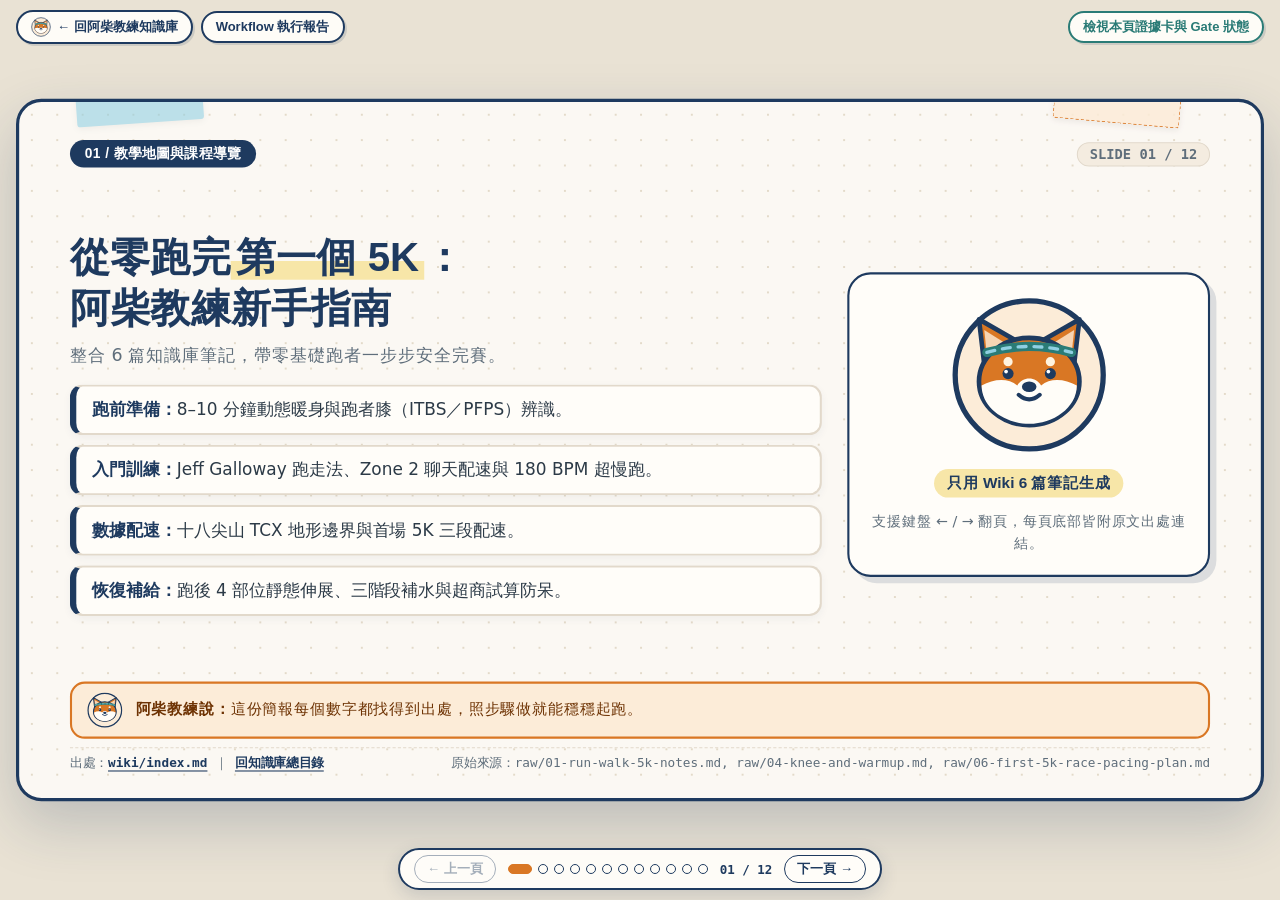
<file: workflows/topic-first-5k-guide/deck.html>
<!DOCTYPE html>
<html lang="zh-Hant">
<head>
  <meta charset="utf-8">
  <meta http-equiv="refresh" content="0; url=../../slides/first-5k-guide/index.html">
  <title>前往教學 HTML 簡報｜阿柴教練跑步知識庫</title>
</head>
<body style="font-family: system-ui, sans-serif; padding: 32px; background: #FBF8F3; color: #1E3A5F;">
  <p>正在前往第 10 週教學 HTML 簡報：<a href="../../slides/first-5k-guide/index.html">從零跑完第一個 5K（12 頁翻頁簡報）</a></p>
</body>
</html>
</file>
<file: assets/style.css>
:root {
  --bg-cream: #FBF8F3;
  --bg-paper: #FFFDF9;
  --bg-warm: #F4ECE0;
  --navy: #1E3A5F;
  --navy-soft: #E5EDF5;
  --shiba-orange: #D97724;
  --shiba-soft: #FCECD8;
  --teal: #2A7B76;
  --teal-soft: #E0F1EF;
  --ink: #2C3A47;
  --muted: #5F6E7B;
  --line: #E2D9CB;
  --warn-bg: #FFF5F2;
  --warn-border: #C95B48;
  --highlight: #F7E6A8;
  --radius-lg: 18px;
  --radius-md: 12px;
  --shadow: 0 6px 18px rgba(30, 58, 95, 0.08);
  --font-body: "Noto Sans TC", "Microsoft JhengHei", "PingFang TC", system-ui, sans-serif;
  --font-round: "M PLUS Rounded 1c", "Noto Sans TC", "Microsoft JhengHei", sans-serif;
  --font-mono: ui-monospace, "SFMono-Regular", Consolas, "Noto Sans TC", monospace;
}

* {
  box-sizing: border-box;
}

html {
  scroll-behavior: smooth;
}

body {
  margin: 0;
  color: var(--ink);
  font-family: var(--font-body);
  line-height: 1.75;
  background-color: var(--bg-cream);
  background-image: radial-gradient(#E3DAC9 1.25px, transparent 1.25px);
  background-size: 24px 24px;
}

a {
  color: var(--navy);
  text-decoration-thickness: 1.5px;
  text-underline-offset: 3px;
}

a:hover {
  color: var(--shiba-orange);
}

.wrap {
  max-width: 1020px;
  margin: 0 auto;
  padding: 0 22px;
}

/* Header & Navigation */
.topbar {
  background: rgba(255, 253, 249, 0.92);
  border-bottom: 2px solid var(--line);
  position: sticky;
  top: 0;
  z-index: 20;
  backdrop-filter: blur(6px);
}

.topbar-inner {
  display: flex;
  align-items: center;
  justify-content: space-between;
  gap: 16px;
  min-height: 64px;
  flex-wrap: wrap;
}

.brand-link {
  display: inline-flex;
  align-items: center;
  gap: 10px;
  text-decoration: none;
  color: var(--navy);
  font-family: var(--font-round);
  font-weight: 800;
  font-size: 1.05rem;
}

.brand-link img {
  width: 38px;
  height: 38px;
}

.nav-links {
  display: flex;
  align-items: center;
  gap: 14px;
  flex-wrap: wrap;
  font-size: 0.92rem;
}

.nav-links a {
  text-decoration: none;
  font-weight: 700;
  padding: 5px 11px;
  border-radius: 999px;
  transition: background-color 0.15s ease;
}

.nav-links a:hover {
  background: var(--shiba-soft);
  color: var(--navy);
}

/* Hero Section */
.hero {
  margin: 32px 0 26px;
  background: var(--bg-paper);
  border: 2.5px solid var(--navy);
  border-radius: var(--radius-lg);
  padding: 28px 30px;
  box-shadow: 6px 6px 0 rgba(30, 58, 95, 0.12);
  display: grid;
  grid-template-columns: 1fr 140px;
  gap: 24px;
  align-items: center;
}

.hero-badge {
  display: inline-block;
  background: var(--navy);
  color: #FFFFFF;
  font-size: 0.8rem;
  font-weight: 700;
  padding: 4px 12px;
  border-radius: 999px;
  margin-bottom: 10px;
}

.hero h1 {
  margin: 0 0 12px;
  color: var(--navy);
  font-family: var(--font-round);
  font-size: clamp(1.65rem, 2.8vw, 2.25rem);
  line-height: 1.3;
}

.hero h1 .mark {
  background: linear-gradient(transparent 58%, var(--highlight) 58%);
  padding: 0 4px;
}

.hero p {
  margin: 0;
  color: var(--muted);
  font-size: 1rem;
}

.hero-mascot {
  justify-self: center;
  text-align: center;
}

.hero-mascot img {
  width: 120px;
  height: 120px;
  display: block;
}

/* Architecture Banner (3 Layers) */
.arch-strip {
  display: grid;
  grid-template-columns: repeat(3, minmax(0, 1fr));
  gap: 14px;
  margin-bottom: 28px;
}

.arch-box {
  background: var(--bg-paper);
  border: 2px solid var(--line);
  border-left: 6px solid var(--teal);
  border-radius: var(--radius-md);
  padding: 14px 16px;
}

.arch-box.layer-raw {
  border-left-color: var(--navy);
}

.arch-box.layer-wiki {
  border-left-color: var(--shiba-orange);
}

.arch-box.layer-pages {
  border-left-color: var(--teal);
}

.arch-box .layer-label {
  font-family: var(--font-mono);
  font-size: 0.82rem;
  font-weight: 700;
  color: var(--navy);
  margin-bottom: 4px;
}

.arch-box p {
  margin: 0;
  font-size: 0.9rem;
  color: var(--muted);
}

/* Filter & Search Bar */
.toolbar {
  display: flex;
  flex-wrap: wrap;
  gap: 12px;
  align-items: center;
  justify-content: space-between;
  margin-bottom: 22px;
}

.filter-group {
  display: flex;
  flex-wrap: wrap;
  gap: 8px;
}

.filter-btn {
  font: inherit;
  font-size: 0.9rem;
  font-weight: 700;
  padding: 6px 14px;
  border-radius: 999px;
  border: 2px solid var(--navy);
  background: var(--bg-paper);
  color: var(--navy);
  cursor: pointer;
  transition: all 0.15s ease;
}

.filter-btn:hover {
  background: var(--navy-soft);
}

.filter-btn.active {
  background: var(--navy);
  color: #FFFFFF;
}

.search-input {
  font: inherit;
  font-size: 0.92rem;
  padding: 7px 14px;
  border-radius: 999px;
  border: 2px solid var(--line);
  background: var(--bg-paper);
  color: var(--ink);
  min-width: 220px;
}

.search-input:focus {
  outline: none;
  border-color: var(--navy);
}

/* Knowledge Cards Grid */
.card-grid {
  display: grid;
  grid-template-columns: repeat(auto-fill, minmax(290px, 1fr));
  gap: 20px;
  margin-bottom: 36px;
}

.card {
  position: relative;
  display: flex;
  flex-direction: column;
  background: var(--bg-paper);
  border: 2.5px solid var(--navy);
  border-radius: var(--radius-lg);
  padding: 22px 20px 18px;
  box-shadow: 5px 5px 0 rgba(30, 58, 95, 0.12);
  text-decoration: none;
  color: inherit;
  transition: transform 0.15s ease, box-shadow 0.15s ease;
}

.card:hover {
  transform: translate(-2px, -2px);
  box-shadow: 8px 8px 0 rgba(30, 58, 95, 0.16);
  color: inherit;
}

.card-cat {
  display: inline-block;
  align-self: flex-start;
  font-size: 0.78rem;
  font-weight: 800;
  padding: 3px 10px;
  border-radius: 999px;
  background: var(--shiba-soft);
  color: var(--shiba-orange);
  border: 1.5px solid var(--shiba-orange);
  margin-bottom: 10px;
}

.card-cat.cat-data {
  background: var(--navy-soft);
  color: var(--navy);
  border-color: var(--navy);
}

.card-cat.cat-nutrition {
  background: var(--teal-soft);
  color: var(--teal);
  border-color: var(--teal);
}

.card h2 {
  margin: 0 0 8px;
  font-family: var(--font-round);
  font-size: 1.22rem;
  line-height: 1.35;
  color: var(--navy);
}

.card p {
  margin: 0 0 14px;
  font-size: 0.94rem;
  color: var(--muted);
  flex-grow: 1;
}

.card-meta {
  font-family: var(--font-mono);
  font-size: 0.78rem;
  color: var(--muted);
  border-top: 1.5px dashed var(--line);
  padding-top: 10px;
  display: flex;
  justify-content: space-between;
  align-items: center;
}

.card-go {
  font-weight: 800;
  color: var(--navy);
}

/* Subpage Article Layout */
.article-head {
  margin: 28px 0 22px;
  background: var(--bg-paper);
  border: 2.5px solid var(--navy);
  border-radius: var(--radius-lg);
  padding: 24px 26px;
  box-shadow: 5px 5px 0 rgba(30, 58, 95, 0.11);
}

.meta-pills {
  display: flex;
  flex-wrap: wrap;
  gap: 8px;
  margin-bottom: 12px;
}

.pill {
  font-size: 0.8rem;
  font-weight: 700;
  padding: 3px 11px;
  border-radius: 999px;
  background: var(--bg-warm);
  color: var(--ink);
  border: 1px solid var(--line);
}

.pill.mono {
  font-family: var(--font-mono);
}

.article-head h1 {
  margin: 0 0 10px;
  color: var(--navy);
  font-family: var(--font-round);
  font-size: clamp(1.5rem, 2.5vw, 2.05rem);
  line-height: 1.32;
}

.article-head .lead {
  margin: 0;
  color: var(--muted);
  font-size: 1rem;
}

.section-card {
  background: var(--bg-paper);
  border: 2px solid var(--line);
  border-radius: var(--radius-lg);
  padding: 22px 24px;
  margin-bottom: 20px;
  box-shadow: var(--shadow);
}

.section-card h2 {
  margin: 0 0 12px;
  font-family: var(--font-round);
  font-size: 1.25rem;
  color: var(--navy);
  border-bottom: 2px solid var(--bg-warm);
  padding-bottom: 8px;
}

.section-card h3 {
  margin: 16px 0 8px;
  font-size: 1.05rem;
  color: var(--navy);
}

.section-card ul, .section-card ol {
  margin: 8px 0 8px 20px;
  padding: 0;
}

.section-card li {
  margin-bottom: 6px;
}

/* Coach Tip & Warning Boxes */
.coach-box {
  background: var(--shiba-soft);
  border: 2px solid var(--shiba-orange);
  border-radius: var(--radius-lg);
  padding: 18px 22px;
  margin-bottom: 20px;
  display: grid;
  grid-template-columns: 64px 1fr;
  gap: 16px;
  align-items: start;
}

.coach-box img {
  width: 64px;
  height: 64px;
}

.coach-box h2 {
  margin: 0 0 6px;
  font-size: 1.12rem;
  color: #964B0C;
}

.coach-box p, .coach-box ul {
  margin: 0;
  font-size: 0.95rem;
}

.coach-box ul {
  margin-top: 6px;
  padding-left: 18px;
}

.warn-box {
  background: var(--warn-bg);
  border-left: 5px solid var(--warn-border);
  border-radius: 8px;
  padding: 12px 16px;
  margin-top: 14px;
  font-size: 0.92rem;
}

/* Interactive Tool Container */
.tool-card {
  background: var(--bg-paper);
  border: 2.5px solid var(--teal);
  border-radius: var(--radius-lg);
  padding: 22px 24px;
  margin-bottom: 22px;
  box-shadow: 5px 5px 0 rgba(42, 123, 118, 0.12);
}

.tool-card h2 {
  margin: 0 0 8px;
  color: var(--teal);
  font-family: var(--font-round);
  font-size: 1.25rem;
}

.tool-grid {
  display: grid;
  grid-template-columns: repeat(auto-fit, minmax(190px, 1fr));
  gap: 14px;
  margin: 14px 0;
}

.field label {
  display: block;
  font-size: 0.86rem;
  font-weight: 700;
  color: var(--navy);
  margin-bottom: 4px;
}

.field input, .field select {
  width: 100%;
  font: inherit;
  padding: 8px 11px;
  border-radius: 10px;
  border: 1.5px solid var(--line);
  background: #FFFFFF;
  color: var(--ink);
}

.btn {
  font: inherit;
  font-weight: 700;
  padding: 9px 18px;
  border-radius: 10px;
  border: 2px solid var(--teal);
  background: var(--teal);
  color: #FFFFFF;
  cursor: pointer;
}

.btn:hover {
  background: #21625E;
}

.btn.secondary {
  background: #FFFFFF;
  color: var(--teal);
}

.btn.secondary:hover {
  background: var(--teal-soft);
}

.result-panel {
  margin-top: 14px;
  background: var(--teal-soft);
  border-radius: var(--radius-md);
  padding: 14px 16px;
  font-size: 0.95rem;
}

.result-panel.error {
  background: var(--warn-bg);
  border: 1.5px solid var(--warn-border);
  color: #8A2C1E;
}

/* Tables */
.table-wrap {
  overflow-x: auto;
  margin-top: 12px;
}

table {
  width: 100%;
  border-collapse: collapse;
  font-size: 0.9rem;
}

th, td {
  padding: 9px 11px;
  border-bottom: 1px solid var(--line);
  text-align: left;
}

th {
  background: var(--bg-warm);
  color: var(--navy);
  font-weight: 800;
}

tr.gap-row {
  background: #FAF3E8;
  color: var(--muted);
}

/* Cross Links & Prev/Next */
.cross-links {
  display: flex;
  flex-wrap: wrap;
  gap: 10px;
  margin-top: 10px;
}

.cross-chip {
  display: inline-block;
  padding: 6px 13px;
  border-radius: 999px;
  background: var(--navy-soft);
  color: var(--navy);
  text-decoration: none;
  font-size: 0.88rem;
  font-weight: 700;
}

.cross-chip:hover {
  background: var(--navy);
  color: #FFFFFF;
}

.pager {
  display: flex;
  justify-content: space-between;
  gap: 12px;
  margin: 26px 0 36px;
  flex-wrap: wrap;
}

.pager a {
  display: inline-block;
  padding: 10px 16px;
  border-radius: var(--radius-md);
  border: 2px solid var(--navy);
  background: var(--bg-paper);
  text-decoration: none;
  font-weight: 700;
}

.pager a:hover {
  background: var(--navy);
  color: #FFFFFF;
}

footer {
  border-top: 2px solid var(--line);
  padding: 22px 0 32px;
  color: var(--muted);
  font-size: 0.86rem;
  display: flex;
  justify-content: space-between;
  flex-wrap: wrap;
  gap: 10px;
}

@media (max-width: 720px) {
  .hero {
    grid-template-columns: 1fr;
    text-align: left;
  }
  .arch-strip {
    grid-template-columns: 1fr;
  }
  .coach-box {
    grid-template-columns: 1fr;
  }
}
</file>
